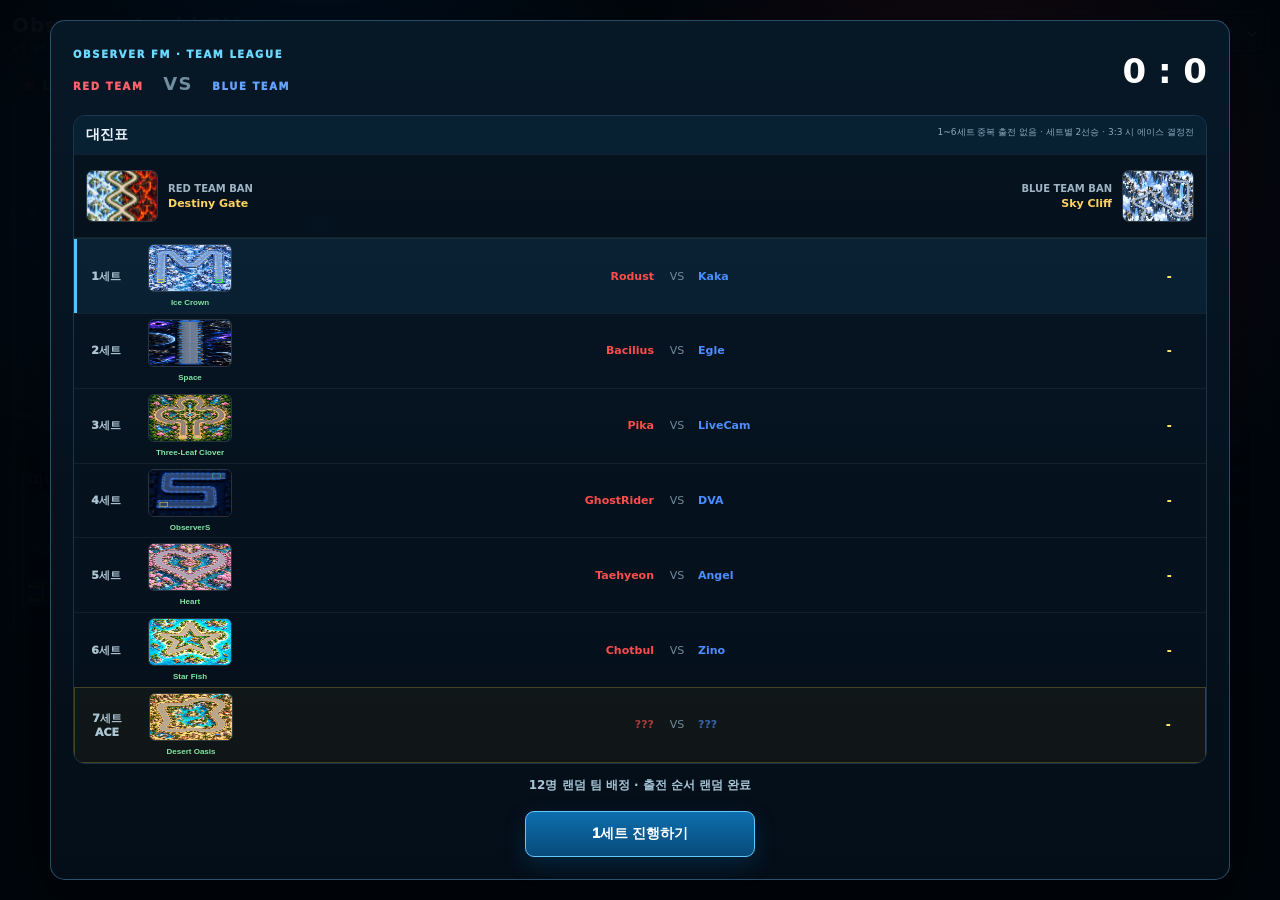
<file: index.html>
<!doctype html>
<html lang="ko">
<head>
  <meta http-equiv="Cache-Control" content="no-cache, no-store, must-revalidate">
  <meta http-equiv="Pragma" content="no-cache">
  <meta http-equiv="Expires" content="0">
  <meta charset="utf-8">
  <meta name="viewport" content="width=device-width,initial-scale=1">
  <title>Observer Avoid FM v1.85.0 — Stability & UI QA</title>
  <link rel="stylesheet" href="style.css?v=1530">

  <style id="mapSelectStyle774">
    .map-picker-774{
      display:inline-flex;align-items:center;gap:7px;
      padding:4px 6px;border:1px solid rgba(77,184,255,.58);
      border-radius:9px;background:rgba(5,18,32,.92);
      box-shadow:0 0 14px rgba(0,148,255,.13);
    }
    .map-picker-icon-774{
      width:36px;height:34px;border:1px solid rgba(89,195,255,.55);
      border-radius:7px;background:linear-gradient(180deg,#123752,#092338);
      color:#dff6ff;font-size:18px;line-height:1;cursor:pointer;
    }
    .map-picker-select-774{
      min-width:188px;height:34px;padding:0 32px 0 10px;
      border:1px solid rgba(75,180,244,.5);border-radius:7px;
      background:#071b2d;color:#f4fbff;font-weight:800;font-size:13px;
      outline:none;cursor:pointer;
    }
    .map-picker-select-774:focus{border-color:#71dcff;box-shadow:0 0 0 2px rgba(66,199,255,.14)}
    .map-picker-select-774 option{background:#071b2d;color:#fff}
    .map-picker-label-774{
      color:#79dfff;font-size:11px;font-weight:900;letter-spacing:.04em;
      white-space:nowrap
    }
    @media (max-width:980px){
      .map-picker-label-774{display:none}
      .map-picker-select-774{min-width:150px}
    }
  
/* v1.31.0 UI polish */
.map-picker-icon-774{display:inline-flex!important;align-items:center!important;justify-content:center!important;padding:0!important;overflow:hidden!important;font-size:16px!important;line-height:1!important;flex:0 0 36px}
.map-picker-icon-774::first-line{line-height:1}
.red-team-title-1310{color:#ff626b!important}.blue-team-title-1310{color:#65a2ff!important}
.result-card-1310{width:min(1120px,98vw);padding:18px;background:#0c131d;border-color:#26384d}
.stats-head-1310{display:flex;justify-content:space-between;align-items:end;gap:14px;padding:4px 4px 14px;border-bottom:1px solid #26384d}.stats-head-1310 span{font-size:10px;letter-spacing:.16em;color:#6bd9ff;font-weight:900}.stats-head-1310 h2{margin:3px 0 0;font-size:24px}.stats-head-1310 small{color:#8496aa}
.stats-summary-1310{margin:14px 0}.stats-section-1310{margin:12px 0;padding:12px;border:1px solid #243346;border-radius:11px;background:#101925}.stats-section-title-1310{display:flex;align-items:center;justify-content:space-between;margin-bottom:9px}.stats-section-title-1310 b{font-size:14px}.stats-section-title-1310 span{font-size:10px;color:#8294a8}.stats-ratings-1310 .rating-grid{grid-template-columns:repeat(auto-fit,minmax(180px,1fr))}.stats-ratings-1310 .rating-card{background:#0b121b;border-color:#26374b}.stats-table-1310{font-size:12px}.stats-table-1310 th{background:#0b121b;color:#9eb2c7}.stats-table-1310 tbody tr:hover{background:rgba(107,217,255,.05)}.stats-trace-1310{margin-top:10px;padding:10px;background:#0a1119;border-radius:9px}.stats-trace-1310 canvas{max-width:100%;height:auto}
@media(max-width:720px){.stats-head-1310{align-items:flex-start;flex-direction:column}.result-card-1310{padding:10px}.stats-section-1310{padding:8px}}
</style>


  <style>
    .match-mode-box{display:flex;align-items:center;gap:7px;padding:5px 8px;border:1px solid rgba(130,190,235,.28);border-radius:8px;background:rgba(5,18,32,.78);font-size:12px;font-weight:800}
    .match-mode-box span{color:#9ec7e5;white-space:nowrap}
    #matchModeSelect{height:30px;border:1px solid #315a78;border-radius:6px;background:#071b2d;color:#fff;font-weight:800;padding:0 8px}
    #teamScoreBoard{position:absolute;z-index:12;top:58px;left:50%;transform:translateX(-50%);min-width:310px;pointer-events:none}
    #personalScoreBoard{position:absolute;z-index:12;top:58px;right:12px;width:230px;max-height:330px;overflow:hidden;pointer-events:none}
    .v813-team-live{display:grid;grid-template-columns:1fr auto 1fr;align-items:center;gap:12px;padding:9px 12px;background:rgba(4,14,25,.90);border:1px solid rgba(160,210,245,.24);border-radius:10px;box-shadow:0 5px 18px rgba(0,0,0,.25)}
    .v813-team-side{display:flex;align-items:center;justify-content:center;gap:8px;font-weight:900}
    .v813-team-side strong{font-size:21px}.v813-vs{font-size:11px;color:#93aec1;font-weight:900}
    .v813-red{color:#ff6868}.v813-blue{color:#6fa5ff}
    .personal-score-board{background:rgba(4,14,25,.90)!important;border:1px solid rgba(160,210,245,.22)!important;border-radius:10px!important;padding:9px!important}
    .personal-score-title{font-size:12px!important;margin-bottom:5px!important}.personal-score-row{min-height:26px!important}
    .ranking{min-width:290px}.rank-row{grid-template-columns:28px 16px auto minmax(80px,1fr) auto!important;gap:5px!important}
    .rank-row.v813-individual{grid-template-columns:28px 16px minmax(95px,1fr) auto!important}.rank-row.v813-individual .team-mini{display:none!important}
    .resultCard{width:min(1480px,96vw)!important;max-width:96vw!important;max-height:92vh!important;overflow:auto!important;padding:22px!important}
    #teamResultSummary:empty{display:none}
    .v813-mode-summary{display:flex;align-items:center;justify-content:space-between;gap:18px;padding:14px 16px;margin:8px 0 16px;border-radius:12px;background:linear-gradient(135deg,rgba(18,55,82,.68),rgba(7,27,45,.88));border:1px solid rgba(137,198,236,.25)}
    .v813-mode-summary b{font-size:18px}.v813-mode-summary span{font-size:12px;color:#a9c7dc}
    .v813-team-result{display:grid;grid-template-columns:1fr auto 1fr;gap:14px;align-items:stretch;margin:8px 0 18px}
    .v813-team-result-card{padding:16px;border-radius:12px;background:#081b2b;border:1px solid rgba(255,255,255,.12);display:flex;flex-direction:column;align-items:center;justify-content:center}
    .v813-team-result-card strong{font-size:30px;margin-top:5px}.v813-team-result-center{display:flex;align-items:center;font-weight:1000;color:#a9bdca}
    .visual-grid{grid-template-columns:repeat(2,minmax(0,1fr))!important}.route-visual-card{grid-column:1/-1}
    .telemetry-wrap{max-width:100%;overflow-x:auto}.resultTable{min-width:920px}
    @media (max-width:1050px){.visual-grid{grid-template-columns:1fr!important}.route-visual-card{grid-column:auto}#personalScoreBoard{width:200px}.resultCard{padding:14px!important}}
  </style>


  <style>
    /* v8.14 right-side broadcast center */
    .broadcast-center-814{width:330px;min-width:330px;padding:14px!important;display:flex;flex-direction:column;gap:10px;
      background:linear-gradient(180deg,rgba(5,18,31,.98),rgba(6,24,40,.96))!important;overflow:hidden}
    .bc814-head{display:flex;align-items:center;justify-content:space-between;padding:4px 2px 7px;border-bottom:1px solid rgba(130,200,240,.18)}
    .bc814-head h2{margin:1px 0 0!important;font-size:18px!important}.bc814-kicker{font-size:9px;font-weight:1000;letter-spacing:.14em;color:#59d8ff}
    #bc814Mode{font-size:10px;font-weight:900;color:#b5cee0;padding:4px 7px;border:1px solid rgba(150,205,240,.18);border-radius:999px}
    .bc814-card{background:rgba(7,27,45,.78);border:1px solid rgba(123,191,233,.18);border-radius:11px;padding:10px}
    .bc814-section-head{display:flex;justify-content:space-between;align-items:center;margin-bottom:7px}
    .bc814-section-head b{font-size:11px;color:#edf8ff;letter-spacing:.06em}.bc814-section-head span{font-size:9px;color:#779bb4}
    .bc814-top-row{display:grid;grid-template-columns:26px minmax(0,1fr) auto;gap:7px;align-items:center;min-height:34px;padding:4px 3px;border-bottom:1px solid rgba(255,255,255,.055)}
    .bc814-top-row:last-child{border-bottom:none}.bc814-rank{font-size:17px;font-weight:1000;text-align:center}
    .bc814-top-name{min-width:0}.bc814-top-name b{display:block;font-size:12px;white-space:nowrap;overflow:hidden;text-overflow:ellipsis}
    .bc814-top-name small{font-size:9px;color:#7293aa}.bc814-gap{font-size:10px;font-weight:900;color:#88ddff}
    .bc814-event{display:grid;grid-template-columns:36px 1fr;gap:7px;align-items:start;padding:6px 2px;border-bottom:1px solid rgba(255,255,255,.05)}
    .bc814-event:last-child{border-bottom:none}.bc814-event time{font-size:9px;color:#678aa4}.bc814-event b{font-size:10px;line-height:1.35;color:#dceaf4}
    .bc814-event.latest b{color:#fff}.bc814-events-empty{font-size:10px;color:#66879d;padding:15px 3px;text-align:center}
    .bc814-focus{min-height:128px}.bc814-focus-head{display:flex;justify-content:space-between;align-items:center;margin-bottom:9px}
    .bc814-focus-head span{font-size:9px;color:#61dbff;font-weight:1000;letter-spacing:.12em}.bc814-focus-head b{font-size:11px}
    .bc814-focus-player{display:flex;align-items:center;gap:9px;margin-bottom:9px}
    .bc814-focus-player img{width:42px;height:42px;border-radius:10px;object-fit:cover}.bc814-focus-player strong{font-size:16px}.bc814-focus-player small{display:block;color:#81a2b8;font-size:9px}
    .bc814-focus-grid,.bc814-metric-grid{display:grid;grid-template-columns:1fr 1fr;gap:6px}
    .bc814-focus-grid div,.bc814-metric-grid div{padding:6px 7px;border-radius:7px;background:rgba(0,0,0,.18)}
    .bc814-focus-grid span,.bc814-metric-grid span{display:block;font-size:8px;color:#6f91a8}.bc814-focus-grid b,.bc814-metric-grid b{font-size:12px;color:#f3fbff}
    .bc814-team-score{display:grid;grid-template-columns:1fr auto 1fr;gap:8px;align-items:center;padding:8px 10px;border-radius:10px;background:rgba(7,24,39,.84);border:1px solid rgba(255,255,255,.08)}
    .bc814-team-score .red{text-align:right;color:#ff6868}.bc814-team-score .blue{color:#6fa5ff}.bc814-team-score strong{font-size:19px}.bc814-team-score em{font-style:normal;font-size:9px;color:#708da1}
    .broadcast{position:relative;padding-bottom:39px}
    .bc814-rank-strip{position:absolute;left:10px;right:10px;bottom:5px;height:29px;z-index:13;display:grid;grid-template-columns:repeat(8,minmax(0,1fr));gap:3px;pointer-events:none}
    .bc814-strip-item{display:flex;align-items:center;justify-content:center;gap:4px;min-width:0;border:1px solid rgba(145,205,240,.16);border-radius:6px;background:rgba(4,17,29,.88);font-size:9px;color:#b6cada}
    .bc814-strip-item b{font-size:10px;color:#fff}.bc814-strip-item span{overflow:hidden;text-overflow:ellipsis;white-space:nowrap}
    .bc814-strip-item.leader{border-color:rgba(91,217,255,.50);box-shadow:0 0 10px rgba(67,197,244,.12)}
    @media(max-width:1100px){.broadcast-center-814{width:285px;min-width:285px}.bc814-rank-strip{grid-template-columns:repeat(4,minmax(0,1fr));height:58px}.broadcast{padding-bottom:68px}}
  </style>


  <style>
    /* ==========================================================
       v1.0.0 TEAM LEAGUE
       ========================================================== */
    #bc814RankStrip,.bc814-rank-strip,#teamScoreBoard,#personalScoreBoard{display:none!important}
    .match-mode-box{display:none!important}
    #startBtn,#restartBtn,#resultBtn,#eloBtn,#balanceBtn,#replayBtn,#seasonResetBtn{display:none!important}

    .layout{grid-template-columns:minmax(0,1fr) 315px!important}
    .league-side-100{
      width:315px;min-width:315px;padding:14px!important;
      display:flex;flex-direction:column;gap:10px;
      background:linear-gradient(180deg,#061522 0%,#081d2d 100%)!important;
      border-left:1px solid rgba(104,190,239,.22);
    }
    .league-side-head-100{padding:2px 3px 9px;border-bottom:1px solid rgba(120,200,245,.16)}
    .league-side-head-100 span{font-size:9px;font-weight:1000;letter-spacing:.15em;color:#69d9ff}
    .league-side-head-100 h2{margin:2px 0 0;font-size:18px}
    .league-side-score-100{display:grid;grid-template-columns:1fr auto 1fr;gap:8px;align-items:center;
      padding:13px 10px;border:1px solid rgba(135,206,245,.18);border-radius:11px;background:rgba(3,14,24,.55)}
    .league-side-team-100{text-align:center}
    .league-side-team-100 span{display:block;font-size:10px;font-weight:900}
    .league-side-team-100 strong{font-size:29px}
    .league-side-team-100.a{color:#ff6b74}.league-side-team-100.b{color:#57baff}
    .league-side-score-100 em{font-style:normal;color:#7e9caf;font-size:10px;font-weight:1000}
    .league-side-current-100,.league-side-sets-100{border:1px solid rgba(135,206,245,.16);border-radius:11px;background:rgba(3,14,24,.45);padding:10px}
    .league-side-current-100 small{display:block;color:#7497ae;font-size:9px;margin-bottom:6px}
    .league-side-current-row-100{display:grid;grid-template-columns:1fr auto 1fr;align-items:center;gap:6px}
    .league-side-current-row-100 b{font-size:12px;text-align:center;overflow:hidden;text-overflow:ellipsis;white-space:nowrap}
    .league-side-current-row-100 i{font-style:normal;font-size:9px;color:#718ca0}
    .league-side-heat-100{text-align:center;font-size:22px;font-weight:1000;margin-top:8px}
    .league-side-set-row-100{display:grid;grid-template-columns:30px 1fr auto 1fr;gap:5px;align-items:center;
      min-height:29px;border-bottom:1px solid rgba(255,255,255,.05);font-size:9px}
    .league-side-set-row-100:last-child{border-bottom:none}
    .league-side-set-row-100 b{font-size:10px}
    .league-side-set-row-100 .a{color:#ff7b83}.league-side-set-row-100 .b{color:#67c3ff}
    .league-side-set-row-100 .score{font-size:11px;font-weight:1000;color:#ffe875}

    .league-board-overlay-100{
      position:fixed;inset:0;z-index:10000;display:flex;align-items:center;justify-content:center;
      background:
        radial-gradient(circle at 25% 25%,rgba(0,119,255,.13),transparent 32%),
        radial-gradient(circle at 75% 25%,rgba(255,40,65,.12),transparent 32%),
        rgba(1,7,13,.975);
      padding:22px;overflow:auto;
    }
    .league-board-overlay-100.hidden{display:none}
    .league-board-100{width:min(1180px,96vw);padding:22px;border:1px solid rgba(102,195,247,.35);
      border-radius:15px;background:linear-gradient(180deg,rgba(7,24,39,.98),rgba(4,14,24,.99));
      box-shadow:0 24px 80px rgba(0,0,0,.55)}
    .league-board-title-100{display:flex;align-items:center;justify-content:space-between;margin-bottom:16px}
    .league-board-title-100 span{font-size:10px;letter-spacing:.16em;font-weight:1000;color:#6bd9ff}
    .league-board-title-100 h2{margin:2px 0;font-size:28px;letter-spacing:.04em}
    .league-board-title-100 h2 em{font-style:normal;color:#718da0;font-size:18px;padding:0 9px}
    .league-board-title-100>b{font-size:34px;color:#fff}

    .league-rosters-100{display:grid;grid-template-columns:1fr 80px 1fr;gap:12px;align-items:stretch;margin-bottom:16px}
    .league-roster-100{padding:12px;border-radius:12px;border:1px solid rgba(255,255,255,.11)}
    .league-roster-100.team-a{background:linear-gradient(135deg,rgba(0,95,170,.23),rgba(4,21,35,.75))}
    .league-roster-100.team-b{background:linear-gradient(225deg,rgba(175,25,45,.22),rgba(4,21,35,.75))}
    .league-roster-100 h3{margin:0 0 8px;font-size:15px}
    .league-roster-player-100{display:flex;align-items:center;justify-content:space-between;height:28px;padding:0 7px;
      border-bottom:1px solid rgba(255,255,255,.055);font-size:11px}
    .league-roster-player-100:last-child{border-bottom:none}
    .league-roster-player-100 b{font-size:11px}
    .team-a .league-roster-player-100 b{color:#65c5ff}
    .team-b .league-roster-player-100 b{color:#ff7780}
    .league-vs-100{display:flex;align-items:center;justify-content:center;font-size:28px;font-weight:1000;color:#a9bdca}

    .league-schedule-wrap-100{border:1px solid rgba(103,195,245,.20);border-radius:12px;overflow:hidden}
    .league-schedule-head-100{display:flex;justify-content:space-between;gap:15px;padding:10px 12px;background:rgba(7,36,57,.75)}
    .league-schedule-head-100 b{font-size:14px}.league-schedule-head-100 span{font-size:9px;color:#8ca9bc}
    .league-schedule-100{display:flex;flex-direction:column}
    .league-schedule-row-100{display:grid;grid-template-columns:70px 1fr 38px 1fr 95px;align-items:center;min-height:42px;
      border-top:1px solid rgba(255,255,255,.06);font-size:11px}
    .league-schedule-row-100>span,.league-schedule-row-100>b{padding:0 10px}
    .league-schedule-row-100 .set{font-weight:1000;color:#aec5d3}
    .league-schedule-row-100 .a{color:#ff7d85;font-weight:900}
    .league-schedule-row-100 .b{color:#67c6ff;font-weight:900}
    .league-schedule-row-100 .vs{text-align:center;color:#718b9d;padding:0}
    .league-schedule-row-100 .result{text-align:center;font-weight:1000;color:#ffe76a}
    .league-schedule-row-100.current{background:rgba(45,136,195,.10);box-shadow:inset 3px 0 #50c4ff}
    .league-schedule-row-100.done{background:rgba(255,255,255,.025)}
    .league-schedule-row-100.ace{border:1px solid rgba(255,217,72,.22);background:rgba(111,82,0,.11)}
    .league-board-message-100{text-align:center;min-height:24px;margin:13px 0 5px;color:#a7c4d7;font-size:12px;font-weight:800}
    .league-proceed-100{display:block;margin:10px auto 0;min-width:230px;height:46px;border:1px solid #61c9ff!important;
      border-radius:9px!important;background:linear-gradient(180deg,#0d6eae,#084b79)!important;color:#fff!important;
      font-size:14px!important;font-weight:1000!important;box-shadow:0 8px 22px rgba(0,119,195,.22)}
    .league-proceed-100:disabled{opacity:.45;cursor:not-allowed}

    @media(max-width:980px){
      .layout{grid-template-columns:1fr!important}
      .league-side-100{width:auto;min-width:0}
      .league-rosters-100{grid-template-columns:1fr}
      .league-vs-100{height:30px}
      .league-schedule-row-100{grid-template-columns:55px 1fr 28px 1fr 72px;font-size:9px}
    }
  </style>


  <style>
    /* v1.0.4 bracket alignment */
    .league-schedule-row-100{
      grid-template-columns:70px minmax(120px,.8fr) minmax(110px,1fr) 38px minmax(110px,1fr) 95px!important;
    }
    .league-schedule-row-100 .map{
      color:#5ee58a!important;
      font-weight:1000;
      text-align:left;
      padding:0 10px;
      white-space:nowrap;
      overflow:hidden;
      text-overflow:ellipsis;
    }
    .league-schedule-row-100 .a{
      text-align:right!important;
      padding-right:8px!important;
    }
    .league-schedule-row-100 .b{
      text-align:left!important;
      padding-left:8px!important;
    }
    .league-schedule-row-100 .vs{
      text-align:center!important;
      padding:0!important;
    }
    @media(max-width:980px){
      .league-schedule-row-100{
        grid-template-columns:50px minmax(90px,.8fr) minmax(80px,1fr) 28px minmax(80px,1fr) 65px!important;
      }
    }
  </style>


  <style>
    /* v1.0.5 bracket centering */
    .league-schedule-row-100{
      grid-template-columns:68px minmax(140px,.95fr) minmax(120px,.95fr) 34px minmax(120px,.95fr) 86px!important;
    }
    .league-schedule-row-100 .map{
      padding-right:4px!important;
    }
    .league-schedule-row-100 .a{
      text-align:right!important;
      padding-right:6px!important;
      transform:translateX(-4px);
    }
    .league-schedule-row-100 .vs{
      transform:translateX(-4px);
    }
    .league-schedule-row-100 .b{
      text-align:left!important;
      padding-left:4px!important;
      transform:translateX(-4px);
    }

    /* v1.0.5 live side-set rows:
       B/red nickname is pinned to the far right edge. */
    .league-side-set-row-100{
      grid-template-columns:30px minmax(0,1fr) 42px minmax(0,1fr)!important;
    }
    .league-side-set-row-100 .a{
      text-align:left!important;
      justify-self:start;
      overflow:hidden;
      text-overflow:ellipsis;
      white-space:nowrap;
    }
    .league-side-set-row-100 .score{
      text-align:center!important;
      justify-self:center;
    }
    .league-side-set-row-100 .b{
      text-align:right!important;
      justify-self:stretch;
      width:100%;
      padding-right:2px;
      overflow:hidden;
      text-overflow:ellipsis;
      white-space:nowrap;
    }

    /* Explicit team color consistency */
    .league-side-team-100.a,
    .league-schedule-row-100 .a,
    .league-side-set-row-100 .a{
      color:#ff4d4d!important;
    }
    .league-side-team-100.b,
    .league-schedule-row-100 .b,
    .league-side-set-row-100 .b{
      color:#4d8dff!important;
    }

    @media(max-width:980px){
      .league-schedule-row-100{
        grid-template-columns:48px minmax(90px,.9fr) minmax(78px,.9fr) 28px minmax(78px,.9fr) 62px!important;
      }
      .league-schedule-row-100 .a,
      .league-schedule-row-100 .vs,
      .league-schedule-row-100 .b{
        transform:translateX(-2px);
      }
    }
  </style>


  <style>
    /* v1.0.8 map bans */
    .league-bans-100{
      display:grid;
      grid-template-columns:1fr 1fr;
      gap:8px;
      padding:9px 12px;
      border-top:1px solid rgba(255,255,255,.06);
      border-bottom:1px solid rgba(255,255,255,.06);
      background:rgba(0,0,0,.14);
      font-size:10px;
      font-weight:900;
    }
    .league-ban-a-100{
      color:#4d8dff;
      text-align:left;
    }
    .league-ban-b-100{
      color:#ff4d4d;
      text-align:right;
    }
    .league-bans-100 em{
      color:#9eb4c2;
      font-style:normal;
      font-weight:700;
      margin-right:5px;
    }
    .league-bans-100 strong{
      color:#ffd35c;
    }
  
    .gauntlet-btn-190{
      display:inline-flex!important;align-items:center;gap:5px;
      background:#4e2a84!important;border:1px solid #b987ff!important;
      color:#fff!important;font-weight:900!important
    }
    .gauntlet-btn-190.active{background:#7b1fa2!important;box-shadow:0 0 0 2px rgba(200,130,255,.18)}
    .gauntlet-hud-190{
      position:fixed;left:14px;bottom:14px;z-index:9999;width:310px;
      background:rgba(5,10,18,.94);border:1px solid rgba(190,125,255,.58);
      border-radius:10px;padding:10px 12px;color:#eaf6ff;
      font-size:11px;line-height:1.45;box-shadow:0 10px 30px rgba(0,0,0,.32)
    }
    .gauntlet-hud-190.hidden{display:none}
    .gauntlet-hud-head-190{display:flex;justify-content:space-between;gap:8px;color:#cda7ff;margin-bottom:6px}
    .gauntlet-stats-190{white-space:pre-line;color:#d9ecf7}
    .gauntlet-death-190{margin-top:7px;padding-top:7px;border-top:1px solid rgba(255,255,255,.12);color:#ffb3b3;white-space:pre-line}

  
    .gauntlet-analytics-btn-191{border:1px solid rgba(205,167,255,.6);background:rgba(123,31,162,.35);color:#f3e8ff;border-radius:6px;padding:3px 7px;font-size:10px;font-weight:800}
    .gauntlet-analytics-191{position:fixed;inset:0;z-index:10050;background:rgba(0,0,0,.68);display:flex;align-items:center;justify-content:center;padding:20px}
    .gauntlet-analytics-191.hidden{display:none}
    .gauntlet-analytics-card-191{width:min(1120px,96vw);max-height:90vh;overflow:auto;background:#08111d;border:1px solid rgba(192,132,252,.55);border-radius:14px;padding:16px;color:#eaf4ff}
    .gauntlet-analytics-head-191{display:flex;justify-content:space-between;gap:12px;align-items:center;margin-bottom:14px}
    .gauntlet-analytics-title-191{font-size:18px;font-weight:950;color:#d5b4ff}.gauntlet-analytics-sub-191{font-size:11px;color:#8fa9bb}
    .gauntlet-analytics-actions-191{display:flex;gap:7px}.gauntlet-analytics-actions-191 button{border:1px solid #45576a;background:#101d2c;color:#e8f2fb;border-radius:7px;padding:6px 10px;font-size:11px;font-weight:800}
    .gauntlet-summary-grid-191{display:grid;grid-template-columns:repeat(4,minmax(0,1fr));gap:8px;margin-bottom:14px}
    .gauntlet-kpi-191,.gauntlet-stat-box-191{background:#0d1a28;border:1px solid #22364a;border-radius:9px;padding:10px}.gauntlet-kpi-191 span,.gauntlet-stat-box-191 span{display:block;font-size:10px;color:#8da5b8}.gauntlet-kpi-191 b,.gauntlet-stat-box-191 b{display:block;font-size:16px;margin-top:3px;color:#fff}
    .gauntlet-section-191{margin-top:14px}.gauntlet-section-title-191{font-size:12px;font-weight:900;color:#b8d8eb;margin-bottom:7px}
    .gauntlet-wave-table-191,.gauntlet-log-table-191{width:100%;border-collapse:collapse;font-size:10px}.gauntlet-wave-table-191 th,.gauntlet-wave-table-191 td,.gauntlet-log-table-191 th,.gauntlet-log-table-191 td{border-bottom:1px solid #203143;padding:6px;text-align:center;white-space:nowrap}
    .gauntlet-ai-grid-191,.gauntlet-reason-grid-191{display:grid;grid-template-columns:repeat(4,minmax(0,1fr));gap:7px}.gauntlet-log-wrap-191{overflow:auto;max-height:250px;border:1px solid #1d3042;border-radius:8px}
    @media(max-width:760px){.gauntlet-summary-grid-191,.gauntlet-ai-grid-191,.gauntlet-reason-grid-191{grid-template-columns:repeat(2,minmax(0,1fr))}}

  </style>


<style>
/* v1.31.0 compact matchup board: map thumbnails + names, no roster panels */
.league-rosters-100{display:none!important}
.league-bans-100{grid-template-columns:1fr 1fr!important;gap:12px!important;padding:12px!important}
.league-ban-card-133{display:grid;grid-template-columns:72px 1fr;align-items:center;gap:10px;min-height:58px}
.league-ban-b-100 .league-ban-card-133{grid-template-columns:1fr 72px}
.league-ban-b-100 .league-ban-copy-133{order:1}.league-ban-b-100 img{order:2}
.league-ban-card-133 img{width:72px;height:52px;object-fit:cover;border-radius:7px;border:1px solid rgba(255,255,255,.16)}
.league-ban-copy-133{display:flex;flex-direction:column;gap:3px}.league-ban-copy-133 em{margin:0!important}.league-ban-copy-133 strong{font-size:11px}
.league-schedule-row-100{grid-template-columns:64px 92px minmax(100px,1fr) 34px minmax(100px,1fr) 74px!important;min-height:70px!important}
.league-map-cell-133{display:flex;flex-direction:column;align-items:center;justify-content:center;gap:3px;padding:5px!important}
.league-map-cell-133 img{width:78px;height:46px;object-fit:cover;border-radius:6px;border:1px solid rgba(255,255,255,.14);display:block}
.league-map-cell-133 small{max-width:86px;font-size:8px;line-height:1.1;color:#80e7a2;font-weight:900;text-align:center;white-space:nowrap;overflow:hidden;text-overflow:ellipsis}
.league-schedule-row-100 .a,.league-schedule-row-100 .b{font-size:11px}.league-schedule-row-100 .set{text-align:center}
@media(max-width:720px){.league-board-100{padding:10px}.league-schedule-row-100{grid-template-columns:42px 66px minmax(58px,1fr) 24px minmax(58px,1fr) 48px!important}.league-map-cell-133 img{width:58px;height:38px}.league-map-cell-133 small{max-width:62px;font-size:7px}.league-schedule-row-100>span,.league-schedule-row-100>b{padding:0 3px!important}.league-ban-card-133{grid-template-columns:56px 1fr}.league-ban-b-100 .league-ban-card-133{grid-template-columns:1fr 56px}.league-ban-card-133 img{width:56px;height:42px}}

/* v1.60.0 — stability / responsive UI pass */
.topbar{min-width:0}.topbar>div,.controls{min-width:0}.controls{align-items:center}
.controls>button,.map-picker-774{flex:0 0 auto;max-width:100%}
.map-picker-774{overflow:hidden}
.map-picker-icon-774{display:inline-flex!important;align-items:center!important;justify-content:center!important;line-height:1!important;overflow:hidden!important}
.livebar>*{flex:0 0 auto}.livebar #cameraLabel{min-width:0;overflow:hidden;text-overflow:ellipsis;white-space:nowrap}
.league-side-100,.league-board-100,.league-schedule-row-100,.league-ban-card-133{min-width:0}
.league-schedule-row-100>*{min-width:0;overflow:hidden;text-overflow:ellipsis}
.modalCard,.resultCard{overscroll-behavior:contain}.tableWrap{max-width:100%;-webkit-overflow-scrolling:touch}
#resultOverlay .resultCard{width:min(1240px,98vw);padding:18px}
#resultOverlay .resultTable{min-width:760px}
@media(max-width:1100px){.topbar{align-items:flex-start;flex-direction:column}.controls{width:100%}.layout{grid-template-columns:minmax(0,1fr) 330px}}
@media(max-width:900px){.topbar{flex-direction:row}.controls{white-space:nowrap;-webkit-overflow-scrolling:touch}.livebar #cameraLabel{max-width:34vw}.modalCard,.resultCard{width:96vw!important;max-height:92vh;padding:14px}.statGrid{grid-template-columns:repeat(2,minmax(0,1fr))!important}}
@media(max-width:520px){.livebar{gap:5px}.livebar #cameraLabel{max-width:27vw}.statGrid{grid-template-columns:1fr!important}.league-bans-100{grid-template-columns:1fr!important}.league-schedule-row-100{grid-template-columns:36px 58px minmax(52px,1fr) 20px minmax(52px,1fr) 42px!important}}
</style>

<style id="v181UiFixes">
/* v1.85.0: keep the minimap fully inside the game viewport. */
.broadcast{position:relative!important}
.minimap-wrap{bottom:48px!important;left:10px!important;overflow:hidden!important}
#miniMap{display:block!important;max-width:100%!important}
/* v1.85.0: set-map thumbnails show the complete map instead of cropping left/right edges. */
.league-map-cell-133 img{object-fit:contain!important;object-position:center center!important;background:#03070c!important}
</style>

<style id="v182UiFixes">
/* v1.85.0: set thumbnails are only slightly wider; stretch the preview to fill the card so no black side bars remain. */
.league-map-cell-133{overflow:visible!important}
.league-map-cell-133 img{width:84px!important;height:48px!important;object-fit:fill!important;object-position:center center!important;background:transparent!important}
@media(max-width:720px){.league-map-cell-133 img{width:64px!important;height:39px!important}}
</style>
</head>
<body>
  <header class="topbar">
    <div>
      <h1>Observer Avoid FM</h1>
      <p>v1.85.0 · TEAM LEAGUE</p>
    </div>
    
    <div class="controls">

      <div class="map-picker-774" id="mapPicker774">
        <button id="mapSelectIcon774" class="map-picker-icon-774" type="button" title="맵 선택" aria-label="맵 선택">🗺️</button>
        <span class="map-picker-label-774">맵 선택</span>
        <select id="mapSelect774" class="map-picker-select-774" aria-label="레이싱 맵 선택"></select>
      </div>

<button id="startBtn">LIVE 시작</button>
      <button id="restartBtn">재시작</button>
      <button id="resultBtn">경기 통계</button> <button id="eloBtn" class="secondaryBtn">ELO 랭킹</button> <button id="balanceBtn" class="secondaryBtn">밸런스 테스트</button> <button id="replayBtn" class="secondaryBtn">리플레이</button>
      <button id="seasonResetBtn">시즌 초기화</button>
    </div>
  </header>

  
  <div id="gauntletHud190" class="gauntlet-hud-190 hidden">
    <div class="gauntlet-hud-head-190">
      <b>SURVIVAL GAUNTLET</b><span id="gauntletWave190">대기</span>
      
    </div>
    <div id="gauntletStats190" class="gauntlet-stats-190">테스트를 시작하세요.</div>
    <div id="gauntletDeath190" class="gauntlet-death-190"></div>
  </div>


  <div id="gauntletAnalytics191" class="gauntlet-analytics-191 hidden">
    <div class="gauntlet-analytics-card-191">
      <div class="gauntlet-analytics-head-191">
        <div><div class="gauntlet-analytics-title-191">SURVIVAL ANALYTICS</div><div class="gauntlet-analytics-sub-191">강제 위협 테스트 누적 통계</div></div>
        <div class="gauntlet-analytics-actions-191">
          
          
        </div>
      </div>
      <div class="gauntlet-summary-grid-191">
        <div class="gauntlet-kpi-191"><span>총 시도</span><b id="gaKpiAttempts191">0</b></div>
        <div class="gauntlet-kpi-191"><span>완주</span><b id="gaKpiClears191">0</b></div>
        <div class="gauntlet-kpi-191"><span>사망</span><b id="gaKpiDeaths191">0</b></div>
        <div class="gauntlet-kpi-191"><span>완주율</span><b id="gaKpiClearRate191">0%</b></div>
        <div class="gauntlet-kpi-191"><span>평균 생존시간</span><b id="gaKpiAvgTime191">0.0s</b></div>
        <div class="gauntlet-kpi-191"><span>평균 진행률</span><b id="gaKpiAvgProg191">0%</b></div>
        <div class="gauntlet-kpi-191"><span>최고 진행률</span><b id="gaKpiBestProg191">0%</b></div>
        <div class="gauntlet-kpi-191"><span>회피 성공률</span><b id="gaKpiAvoidRate191">0%</b></div>
      </div>
      <div class="gauntlet-section-191"><div class="gauntlet-section-title-191">웨이브별 통계</div><div id="gauntletWaveTable191"></div></div>
      <div class="gauntlet-section-191"><div class="gauntlet-section-title-191">AI / 움직임 통계</div><div id="gauntletAiStats191" class="gauntlet-ai-grid-191"></div></div>
      <div class="gauntlet-section-191"><div class="gauntlet-section-title-191">사망 원인</div><div id="gauntletDeathReasons191" class="gauntlet-reason-grid-191"></div></div>

      <div class="gauntlet-section-191">
        <div class="gauntlet-section-title-191">Execution Lifecycle</div>
        <div id="gauntletExecutionLifecycle1105" class="gauntlet-ai-grid-191"></div>
      </div>
      <div class="gauntlet-section-191">
        <div class="gauntlet-section-title-191">최근 Execution Trace (최대 20개)</div>
        <div class="gauntlet-log-wrap-191">
          <table class="gauntlet-log-table-191">
            <thead><tr><th>Plan</th><th>결과</th><th>단계</th><th>생존시간</th><th>원인</th><th>선수</th><th>진행률</th></tr></thead>
            <tbody id="gauntletExecutionTrace1105"></tbody>
          </table>
        </div>
      </div>
      <div class="gauntlet-section-191">
        <div class="gauntlet-section-title-191">Emergency Trace</div>
        <div id="gauntletEmergencyTrace1105" class="gauntlet-ai-grid-191"></div>
      </div>

      <div class="gauntlet-section-191">
        <div class="gauntlet-section-title-191">최근 사망 로그 (최대 20개)</div>
        <div class="gauntlet-log-wrap-191">
          <table class="gauntlet-log-table-191"><thead><tr>
            <th>#</th><th>웨이브</th><th>원인</th><th>AI 행동</th><th>예측거리</th><th>센서거리</th><th>실제거리</th><th>주변 옵저버</th><th>lane</th><th>진행률</th><th>속도배수</th>
          </tr></thead><tbody id="gauntletDeathLog191"></tbody></table>
        </div>
      </div>
    </div>
  </div>

<main class="layout">
    <section class="broadcast">
      <div class="livebar">
        <span class="live-dot"></span><b>LIVE</b>
        <span id="cameraLabel">v1.85.0 · TEAM LEAGUE</span>
        <button id="focusModeBtn" class="focus-mode-btn" type="button">게임 전체화면</button>
        <select id="povSelect" class="focus-mode-btn" title="AI 선수 POV"><option value="-1">POV: OFF</option></select>
        <button id="pauseBtn" class="pause-btn" type="button">⏸ 일시정지</button>
        <span id="clock">00:00.0</span>
      </div>
      <div id="teamScoreBoard" class="team-score-board"></div>
      <div id="personalScoreBoard" class="personal-score-board"></div>
      
      <button id="diagToggle" class="diag-toggle">진단</button>
      <div id="diagnostics" class="diagnostics hidden"></div>
      <canvas id="race" width="1600" height="900"></canvas>
      <div class="minimap-wrap"><span>미니맵</span><canvas id="miniMap" width="126" height="123"></canvas></div>
      <div id="bc814RankStrip" class="bc814-rank-strip"></div>
    </section>

    <aside class="ranking league-side-100">
      <div class="league-side-head-100">
        <span>TEAM LEAGUE</span>
        <h2>현재 대진</h2>
      </div>
      <div id="leagueSideScore100" class="league-side-score-100"></div>
      <div id="leagueSideCurrent100" class="league-side-current-100"></div>
      <div id="leagueSideSets100" class="league-side-sets-100"></div>
    </aside>
  </main>


  <div id="leagueBoard100" class="league-board-overlay-100">
    <div class="league-board-100">
      <div class="league-board-title-100">
        <div>
          <span>OBSERVER FM · TEAM LEAGUE</span>
          <h2><span class="red-team-title-1310">RED TEAM</span> <em>VS</em> <span class="blue-team-title-1310">BLUE TEAM</span></h2>
        </div>
        <b id="leagueBoardScore100">0 : 0</b>
      </div>

      <section class="league-schedule-wrap-100">
        <div class="league-schedule-head-100">
          <b>대진표</b>
          <span>1~6세트 중복 출전 없음 · 세트별 2선승 · 3:3 시 에이스 결정전</span>
        </div>
        <div id="leagueBans100" class="league-bans-100"></div>
        <div id="leagueSchedule100" class="league-schedule-100"></div>
      </section>

      <div id="leagueBoardMessage100" class="league-board-message-100"></div>
      <button id="leagueProceed100" class="league-proceed-100" type="button">1세트 진행하기</button>
    </div>
  </div>

  <div id="eloPanel" class="overlay hidden"><div class="modalCard elo-card"><button id="eloClose" class="closeBtn">×</button>
  <div class="elo-title"><div><span>ELO POWER RANKING</span><h2>ELO 랭킹</h2></div><small>평균순위 최우선 · 전체 누적 경기 데이터</small></div>
  <div id="eloRankingList" class="elo-ranking-list"></div><div class="elo-formula-note">평균순위 55% · 승률/상위3 14% · 평균평점 9% · 회피/아슬회피 9% · 추월 5% · 무충돌 5% · 선두유지 3%</div></div></div>
  <div id="playerModal" class="overlay hidden">
    <div class="modalCard">
      <button id="playerModalClose" class="closeBtn">×</button>
      <h2 id="playerModalTitle">선수 정보</h2>
      <div id="playerModalBody"></div>
    </div>
  </div>

  <div id="resultPanel" class="overlay hidden">
    <div class="modalCard resultCard result-card-1310">
      <button id="resultClose" class="closeBtn">×</button>
      <div class="stats-head-1310"><div><span>MATCH CENTER</span><h2 id="resultTitle">경기 통계</h2></div><small>순위 · 점수 · 경기력 · 주행 데이터를 한 화면에 정리</small></div>
      <div id="teamResultSummary" class="stats-summary-1310"></div>
      <div class="stats-section-1310"><div class="stats-section-title-1310"><b>선수 경기력</b><span>평점 / 추월 / 충돌</span></div><div id="matchRatings" class="match-ratings stats-ratings-1310"></div></div>
      <div class="stats-section-1310"><div class="stats-section-title-1310"><b>세트 결과</b><span>라운드별 순위와 누적 점수</span></div><div class="tableWrap"><table class="resultTable stats-table-1310"><thead><tr><th>순위</th><th id="resultTeamHead">팀</th><th>선수</th><th>1R</th><th>2R</th><th>3R</th><th>4R</th><th>5R</th><th>총점</th></tr></thead><tbody id="resultBody"></tbody></table></div></div>
      <div class="stats-section-1310"><div class="stats-section-title-1310"><b>주행 상세</b><span>기록 / 충돌 / 컨트롤 / 인코스</span></div><div class="tableWrap telemetry-wrap"><table class="resultTable telemetry-table stats-table-1310"><thead><tr><th>선수</th><th>평균 순위</th><th>평균 기록</th><th>개인 최고</th><th>충돌 / 데스 지점</th><th>지그재그</th><th>빽컨</th><th>인코스</th><th>스타트</th></tr></thead><tbody id="telemetryBody"></tbody></table></div><div class="trace-box stats-trace-1310"><div id="traceTitle" class="trace-title">실제 주행 궤적</div><div id="tracePicks" class="trace-picks"></div><canvas id="traceCanvas" width="514" height="356"></canvas></div></div>
      <div id="matchAnalysis" class="match-analysis hidden"></div><div id="matchAwards" class="match-awards hidden"></div><div id="highlightTimeline" class="highlight-timeline hidden"></div><div id="autoHighlightClips" class="auto-highlight-clips hidden"></div>
    </div>
  </div>

  <div id="balancePanel" class="overlay hidden">
    <div class="modalCard balanceCard">
      <button id="balanceClose" class="closeBtn">×</button>
      <h2>v7.75 · 자동 밸런스 테스트</h2>
      <p class="balance-note"><b>실전 누적</b>은 실제 레이스 엔진에서 끝난 라운드를 저장합니다. 아래 빠른 반복 테스트는 밸런스 방향을 빠르게 확인하는 근사 시뮬레이션입니다.</p>
      <div class="balance-section-head"><b>실전 경기 누적 대시보드</b><button id="liveBalanceReset">실전 기록 초기화</button></div>
      <div id="liveBalanceSummary" class="balance-summary"></div>
      <div id="liveBalanceWarnings" class="balance-warnings"></div>
      <div class="tableWrap">
        <table class="resultTable balance-table">
          <thead><tr><th>선수</th><th>우승률</th><th>TOP3</th><th>평균순위</th><th>평균기록</th><th>평균평점</th><th>경기당충돌</th><th>경기당추월</th><th>컨트롤성공</th><th>이변우승</th></tr></thead>
          <tbody id="liveBalanceBody"></tbody>
        </table>
      </div>
      <div class="balance-section-head"><b>고속 근사 시뮬레이션</b><span>100~1,000경기</span></div>
      <div class="balance-actions">
        <button data-balance-count="100">100경기</button>
        <button data-balance-count="500">500경기</button>
        <button data-balance-count="1000">1,000경기</button>
      </div>
      <div id="balanceSummary" class="balance-summary"></div>
      <div id="balanceWarnings" class="balance-warnings"></div>
      <div class="tableWrap">
        <table class="resultTable balance-table">
          <thead><tr><th>선수</th><th>스탯</th><th>우승률</th><th>TOP3</th><th>생존률</th><th>평균순위</th><th>평균기록</th><th>최고기록</th><th>총충돌</th><th>경기당추월</th><th>컨트롤성공</th><th>평균평점</th><th>이변우승</th></tr></thead>
          <tbody id="balanceBody"></tbody>
        </table>
      </div>
    </div>
  </div>


  <div id="replayPanel" class="overlay hidden">
    <div class="modalCard replayCard">
      <button id="replayClose" class="closeBtn">×</button>
      <h2>v7.75 · 경기 리플레이</h2>
      <div id="replayRounds" class="replay-rounds"></div>
      <canvas id="replayCanvas" width="771" height="534"></canvas>
      <div class="highlight-title">자동 하이라이트</div>
      <div id="replayHighlights" class="replay-highlights"></div>
      <div class="replay-controls">
        <button id="replayPlay">▶ 재생</button>
        <span class="fixed-speed">1× 고정</span>
        <span id="replayTime">00:00.0 / 00:00.0</span>
      </div>
      <input id="replaySlider" type="range" min="0" max="1" value="0">
      <div id="replayFocus" class="replay-focus"></div>
      <small>실제 라이브 경기 좌표를 약 0.1초 간격으로 기록한 리플레이입니다. 선두 자동 또는 특정 선수를 선택해 확인할 수 있습니다.</small>
    </div>
  </div>

  <script src="game-v185.js?v=1850"></script>
</body>
</html>
</file>
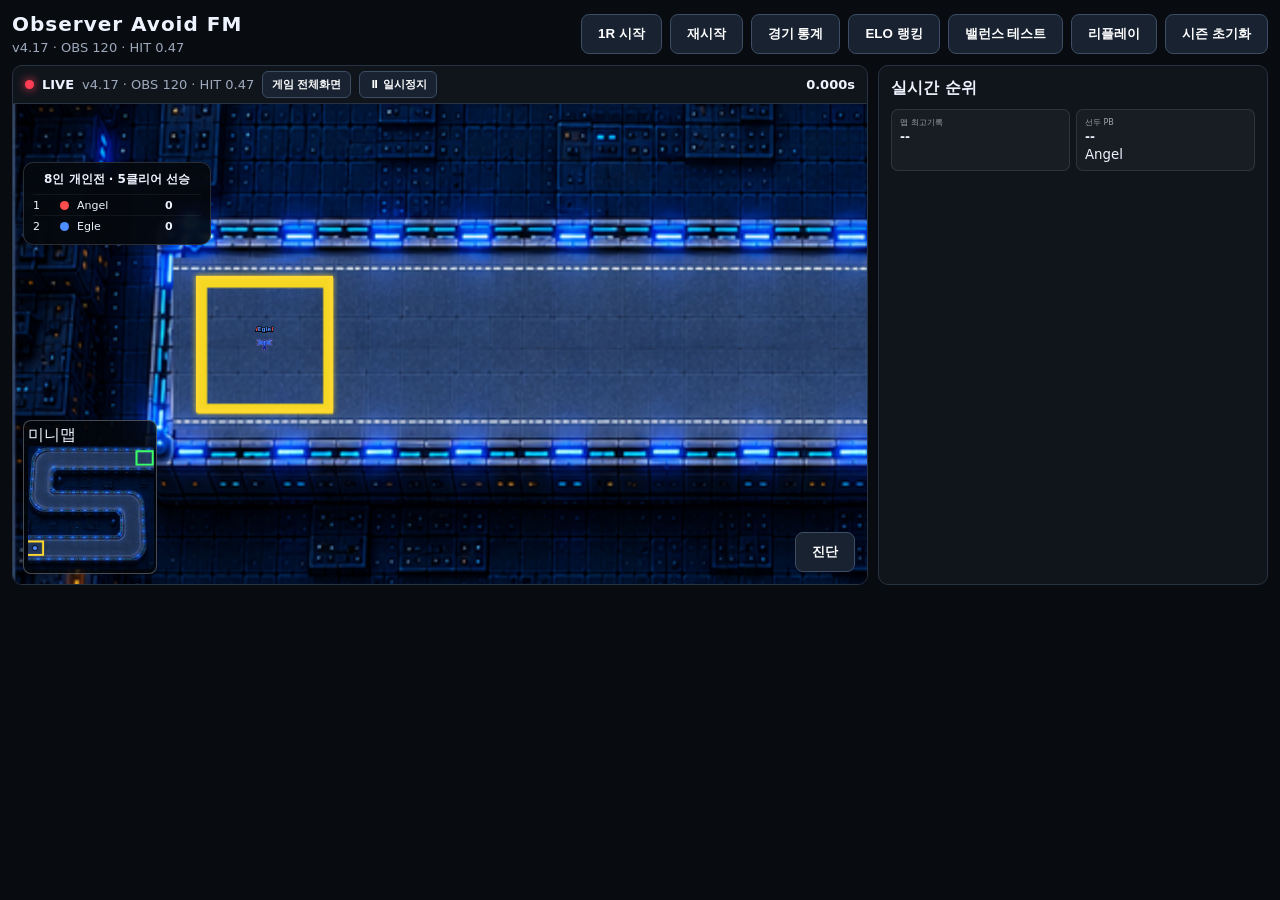
<file: index(1).html>
<!doctype html>
<html lang="ko">
<head>
  <meta http-equiv="Cache-Control" content="no-cache, no-store, must-revalidate">
  <meta http-equiv="Pragma" content="no-cache">
  <meta http-equiv="Expires" content="0">
  <meta charset="utf-8">
  <meta name="viewport" content="width=device-width,initial-scale=1">
  <title>Observer Avoid FM v4.17 — Live</title>
  <link rel="stylesheet" href="style.css">
</head>
<body>
  <header class="topbar">
    <div>
      <h1>Observer Avoid FM</h1>
      <p>v4.17 · OBS 120 · HIT 0.47</p>
    </div>
    
    <div class="controls">
      <button id="startBtn">LIVE 시작</button>
      <button id="restartBtn">재시작</button>
      <button id="resultBtn">경기 통계</button> <button id="eloBtn" class="secondaryBtn">ELO 랭킹</button> <button id="balanceBtn" class="secondaryBtn">밸런스 테스트</button> <button id="replayBtn" class="secondaryBtn">리플레이</button>
      <button id="seasonResetBtn">시즌 초기화</button>
    </div>
  </header>

  <main class="layout">
    <section class="broadcast">
      <div class="livebar">
        <span class="live-dot"></span><b>LIVE</b>
        <span id="cameraLabel">v4.17 · OBS 120 · HIT 0.47</span>
        <button id="focusModeBtn" class="focus-mode-btn" type="button">게임 전체화면</button>
        <button id="pauseBtn" class="pause-btn" type="button">⏸ 일시정지</button>
        <span id="clock">00:00.0</span>
      </div>
      <div id="teamScoreBoard" class="team-score-board"></div>
      <div id="personalScoreBoard" class="personal-score-board"></div>
      
      <button id="diagToggle" class="diag-toggle">진단</button>
      <div id="diagnostics" class="diagnostics hidden"></div>
      <canvas id="race" width="1600" height="900"></canvas>
      <div class="minimap-wrap"><span>미니맵</span><canvas id="miniMap" width="126" height="123"></canvas></div>
    </section>

    <aside class="ranking">
      <h2>실시간 순위</h2>
      <div id="recordBoard" class="record-board"></div>
      <div id="rankingList"></div>
      <section class="live-rating-box">
        <div class="live-rating-head"><b>실시간 평점</b><span>10.0 만점 · 종합 경기력</span></div>
        <div id="liveRatingList" class="live-rating-list"></div>
      </section>
    </aside>
  </main>

  <div id="eloPanel" class="overlay hidden"><div class="modalCard elo-card"><button id="eloClose" class="closeBtn">×</button>
  <div class="elo-title"><div><span>ELO POWER RANKING</span><h2>ELO 랭킹</h2></div><small>평균순위 최우선 · 전체 누적 경기 데이터</small></div>
  <div id="eloRankingList" class="elo-ranking-list"></div><div class="elo-formula-note">평균순위 55% · 승률/상위3 14% · 평균평점 9% · 회피/아슬회피 9% · 추월 5% · 무충돌 5% · 선두유지 3%</div></div></div>
  <div id="playerModal" class="overlay hidden">
    <div class="modalCard">
      <button id="playerModalClose" class="closeBtn">×</button>
      <h2 id="playerModalTitle">선수 정보</h2>
      <div id="playerModalBody"></div>
    </div>
  </div>

  <div id="resultPanel" class="overlay hidden">
    <div class="modalCard resultCard">
      <button id="resultClose" class="closeBtn">×</button>
      <h2>8인 개인전 · 5클리어 선승 결과</h2>
      <div id="teamResultSummary"></div>

      <section class="visual-dashboard">
        <div class="visual-head">
          <div>
            <span class="visual-kicker">VISUAL MATCH REPORT</span>
            <h3>한눈에 보는 경기</h3>
          </div>
          <small>그래프와 실제 주행 데이터로 경기 흐름을 확인합니다.</small>
        </div>

        <div id="visualPodium" class="visual-podium"></div>

        <div class="visual-grid">
          <article class="visual-card">
            <div class="visual-card-head"><b>라운드별 순위 변화</b><span>위로 갈수록 높은 순위</span></div>
            <canvas id="rankChart" width="760" height="330"></canvas>
            <div id="rankLegend" class="visual-legend"></div>
          </article>

          <article class="visual-card">
            <div class="visual-card-head"><b>선수 경기력 비교</b><span>평점 · 추월 · 충돌</span></div>
            <canvas id="performanceChart" width="760" height="330"></canvas>
          </article>

          <article class="visual-card route-visual-card">
            <div class="visual-card-head"><b>실제 이동 경로 비교</b><span>라운드별 8명 동시 표시</span></div>
            <div id="routeRoundPicks" class="route-round-picks"></div>
            <canvas id="allRouteCanvas" width="771" height="534"></canvas>
            <div id="routeLegend" class="visual-legend"></div>
          </article>
        </div>
      </section>

      <div class="qa-final-strip">v4.17 · OBS 120 · HIT 0.47</div>
      <div class="highlight-title">선수 경기 평점</div>
      <div id="matchRatings" class="match-ratings"></div>
      <div class="highlight-title">경기 분석 리포트</div>
      <div id="matchAnalysis" class="match-analysis"></div>
      <div id="matchAwards" class="match-awards"></div>
      <div class="highlight-title">자동 하이라이트 클립</div>
      <div id="autoHighlightClips" class="auto-highlight-clips"></div>
      <div class="highlight-title">경기 하이라이트</div>
      <div id="highlightTimeline" class="highlight-timeline"></div>
      <div class="telemetry-section">
        <div class="highlight-title">주행 / 컨트롤 상세 통계</div>
        <div class="tableWrap telemetry-wrap">
          <table class="resultTable telemetry-table">
            <thead><tr><th>선수</th><th>평균 순위</th><th>평균 기록</th><th>개인 최고</th><th>충돌 / 데스 지점</th><th>지그재그</th><th>빽컨</th><th>인코스</th><th>스타트</th></tr></thead>
            <tbody id="telemetryBody"></tbody>
          </table>
        </div>
        <div class="trace-box">
          <div id="traceTitle" class="trace-title">실제 주행 궤적</div>
          <div id="tracePicks" class="trace-picks"></div>
          <canvas id="traceCanvas" width="514" height="356"></canvas>
          <small>인코스/외곽/대기 = 인코스 공략 / 외곽 셋업 / 기다렸다 컷 · 라인효율은 기준 경로 대비 실제 주행거리 지표</small>
        </div>
      </div>
      <div class="tableWrap">
        <table class="resultTable">
          <thead><tr><th>개인총점순위</th><th>팀</th><th>선수</th><th>1R</th><th>2R</th><th>3R</th><th>4R</th><th>5R</th><th>총점</th></tr></thead>
          <tbody id="resultBody"></tbody>
        </table>
      </div>
    </div>
  </div>


  <div id="balancePanel" class="overlay hidden">
    <div class="modalCard balanceCard">
      <button id="balanceClose" class="closeBtn">×</button>
      <h2>v4.17 · 자동 밸런스 테스트</h2>
      <p class="balance-note"><b>실전 누적</b>은 실제 레이스 엔진에서 끝난 라운드를 저장합니다. 아래 빠른 반복 테스트는 밸런스 방향을 빠르게 확인하는 근사 시뮬레이션입니다.</p>
      <div class="balance-section-head"><b>실전 경기 누적 대시보드</b><button id="liveBalanceReset">실전 기록 초기화</button></div>
      <div id="liveBalanceSummary" class="balance-summary"></div>
      <div id="liveBalanceWarnings" class="balance-warnings"></div>
      <div class="tableWrap">
        <table class="resultTable balance-table">
          <thead><tr><th>선수</th><th>우승률</th><th>TOP3</th><th>평균순위</th><th>평균기록</th><th>평균평점</th><th>경기당충돌</th><th>경기당추월</th><th>컨트롤성공</th><th>이변우승</th></tr></thead>
          <tbody id="liveBalanceBody"></tbody>
        </table>
      </div>
      <div class="balance-section-head"><b>고속 근사 시뮬레이션</b><span>100~1,000경기</span></div>
      <div class="balance-actions">
        <button data-balance-count="100">100경기</button>
        <button data-balance-count="500">500경기</button>
        <button data-balance-count="1000">1,000경기</button>
      </div>
      <div id="balanceSummary" class="balance-summary"></div>
      <div id="balanceWarnings" class="balance-warnings"></div>
      <div class="tableWrap">
        <table class="resultTable balance-table">
          <thead><tr><th>선수</th><th>우승률</th><th>TOP3</th><th>평균순위</th><th>평균기록</th><th>최고기록</th><th>총충돌</th><th>경기당추월</th><th>컨트롤성공</th><th>평균평점</th><th>이변우승</th></tr></thead>
          <tbody id="balanceBody"></tbody>
        </table>
      </div>
    </div>
  </div>


  <div id="replayPanel" class="overlay hidden">
    <div class="modalCard replayCard">
      <button id="replayClose" class="closeBtn">×</button>
      <h2>v4.17 · 경기 리플레이</h2>
      <div id="replayRounds" class="replay-rounds"></div>
      <canvas id="replayCanvas" width="771" height="534"></canvas>
      <div class="highlight-title">자동 하이라이트</div>
      <div id="replayHighlights" class="replay-highlights"></div>
      <div class="replay-controls">
        <button id="replayPlay">▶ 재생</button>
        <span class="fixed-speed">1× 고정</span>
        <span id="replayTime">00:00.0 / 00:00.0</span>
      </div>
      <input id="replaySlider" type="range" min="0" max="1" value="0">
      <div id="replayFocus" class="replay-focus"></div>
      <small>실제 라이브 경기 좌표를 약 0.1초 간격으로 기록한 리플레이입니다. 선두 자동 또는 특정 선수를 선택해 확인할 수 있습니다.</small>
    </div>
  </div>

  <script src="game.js?v=41701"></script>
</body>
</html>
</file>
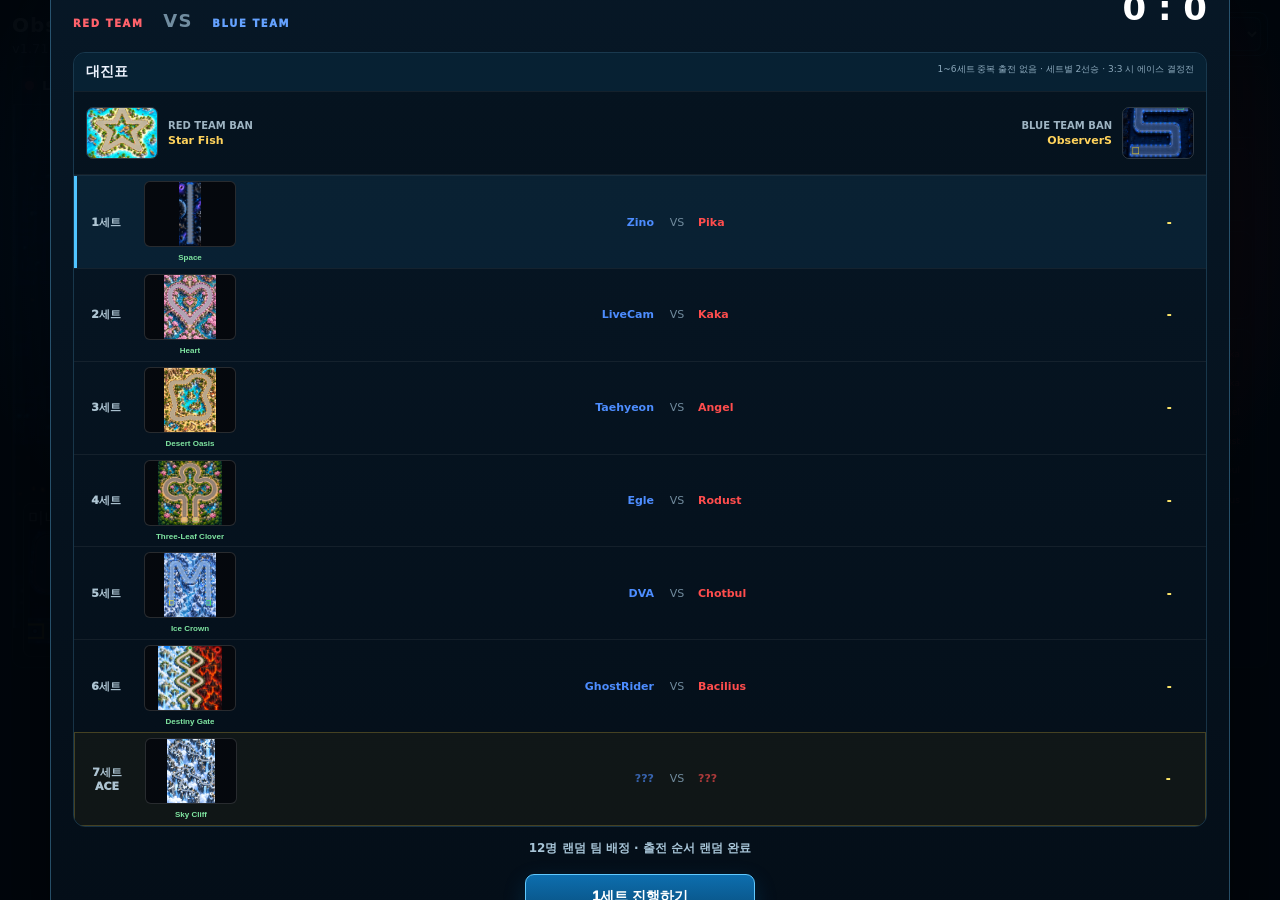
<file: index171.html>
<!doctype html>
<html lang="ko">
<head>
  <meta http-equiv="Cache-Control" content="no-cache, no-store, must-revalidate">
  <meta http-equiv="Pragma" content="no-cache">
  <meta http-equiv="Expires" content="0">
  <meta charset="utf-8">
  <meta name="viewport" content="width=device-width,initial-scale=1">
  <title>Observer Avoid FM v1.71.0 — Stability & UI QA</title>
  <link rel="stylesheet" href="style.css?v=1530">

  <style id="mapSelectStyle774">
    .map-picker-774{
      display:inline-flex;align-items:center;gap:7px;
      padding:4px 6px;border:1px solid rgba(77,184,255,.58);
      border-radius:9px;background:rgba(5,18,32,.92);
      box-shadow:0 0 14px rgba(0,148,255,.13);
    }
    .map-picker-icon-774{
      width:36px;height:34px;border:1px solid rgba(89,195,255,.55);
      border-radius:7px;background:linear-gradient(180deg,#123752,#092338);
      color:#dff6ff;font-size:18px;line-height:1;cursor:pointer;
    }
    .map-picker-select-774{
      min-width:188px;height:34px;padding:0 32px 0 10px;
      border:1px solid rgba(75,180,244,.5);border-radius:7px;
      background:#071b2d;color:#f4fbff;font-weight:800;font-size:13px;
      outline:none;cursor:pointer;
    }
    .map-picker-select-774:focus{border-color:#71dcff;box-shadow:0 0 0 2px rgba(66,199,255,.14)}
    .map-picker-select-774 option{background:#071b2d;color:#fff}
    .map-picker-label-774{
      color:#79dfff;font-size:11px;font-weight:900;letter-spacing:.04em;
      white-space:nowrap
    }
    @media (max-width:980px){
      .map-picker-label-774{display:none}
      .map-picker-select-774{min-width:150px}
    }
  
/* v1.31.0 UI polish */
.map-picker-icon-774{display:inline-flex!important;align-items:center!important;justify-content:center!important;padding:0!important;overflow:hidden!important;font-size:16px!important;line-height:1!important;flex:0 0 36px}
.map-picker-icon-774::first-line{line-height:1}
.red-team-title-1310{color:#ff626b!important}.blue-team-title-1310{color:#65a2ff!important}
.result-card-1310{width:min(1120px,98vw);padding:18px;background:#0c131d;border-color:#26384d}
.stats-head-1310{display:flex;justify-content:space-between;align-items:end;gap:14px;padding:4px 4px 14px;border-bottom:1px solid #26384d}.stats-head-1310 span{font-size:10px;letter-spacing:.16em;color:#6bd9ff;font-weight:900}.stats-head-1310 h2{margin:3px 0 0;font-size:24px}.stats-head-1310 small{color:#8496aa}
.stats-summary-1310{margin:14px 0}.stats-section-1310{margin:12px 0;padding:12px;border:1px solid #243346;border-radius:11px;background:#101925}.stats-section-title-1310{display:flex;align-items:center;justify-content:space-between;margin-bottom:9px}.stats-section-title-1310 b{font-size:14px}.stats-section-title-1310 span{font-size:10px;color:#8294a8}.stats-ratings-1310 .rating-grid{grid-template-columns:repeat(auto-fit,minmax(180px,1fr))}.stats-ratings-1310 .rating-card{background:#0b121b;border-color:#26374b}.stats-table-1310{font-size:12px}.stats-table-1310 th{background:#0b121b;color:#9eb2c7}.stats-table-1310 tbody tr:hover{background:rgba(107,217,255,.05)}.stats-trace-1310{margin-top:10px;padding:10px;background:#0a1119;border-radius:9px}.stats-trace-1310 canvas{max-width:100%;height:auto}
@media(max-width:720px){.stats-head-1310{align-items:flex-start;flex-direction:column}.result-card-1310{padding:10px}.stats-section-1310{padding:8px}}
</style>


  <style>
    .match-mode-box{display:flex;align-items:center;gap:7px;padding:5px 8px;border:1px solid rgba(130,190,235,.28);border-radius:8px;background:rgba(5,18,32,.78);font-size:12px;font-weight:800}
    .match-mode-box span{color:#9ec7e5;white-space:nowrap}
    #matchModeSelect{height:30px;border:1px solid #315a78;border-radius:6px;background:#071b2d;color:#fff;font-weight:800;padding:0 8px}
    #teamScoreBoard{position:absolute;z-index:12;top:58px;left:50%;transform:translateX(-50%);min-width:310px;pointer-events:none}
    #personalScoreBoard{position:absolute;z-index:12;top:58px;right:12px;width:230px;max-height:330px;overflow:hidden;pointer-events:none}
    .v813-team-live{display:grid;grid-template-columns:1fr auto 1fr;align-items:center;gap:12px;padding:9px 12px;background:rgba(4,14,25,.90);border:1px solid rgba(160,210,245,.24);border-radius:10px;box-shadow:0 5px 18px rgba(0,0,0,.25)}
    .v813-team-side{display:flex;align-items:center;justify-content:center;gap:8px;font-weight:900}
    .v813-team-side strong{font-size:21px}.v813-vs{font-size:11px;color:#93aec1;font-weight:900}
    .v813-red{color:#ff6868}.v813-blue{color:#6fa5ff}
    .personal-score-board{background:rgba(4,14,25,.90)!important;border:1px solid rgba(160,210,245,.22)!important;border-radius:10px!important;padding:9px!important}
    .personal-score-title{font-size:12px!important;margin-bottom:5px!important}.personal-score-row{min-height:26px!important}
    .ranking{min-width:290px}.rank-row{grid-template-columns:28px 16px auto minmax(80px,1fr) auto!important;gap:5px!important}
    .rank-row.v813-individual{grid-template-columns:28px 16px minmax(95px,1fr) auto!important}.rank-row.v813-individual .team-mini{display:none!important}
    .resultCard{width:min(1480px,96vw)!important;max-width:96vw!important;max-height:92vh!important;overflow:auto!important;padding:22px!important}
    #teamResultSummary:empty{display:none}
    .v813-mode-summary{display:flex;align-items:center;justify-content:space-between;gap:18px;padding:14px 16px;margin:8px 0 16px;border-radius:12px;background:linear-gradient(135deg,rgba(18,55,82,.68),rgba(7,27,45,.88));border:1px solid rgba(137,198,236,.25)}
    .v813-mode-summary b{font-size:18px}.v813-mode-summary span{font-size:12px;color:#a9c7dc}
    .v813-team-result{display:grid;grid-template-columns:1fr auto 1fr;gap:14px;align-items:stretch;margin:8px 0 18px}
    .v813-team-result-card{padding:16px;border-radius:12px;background:#081b2b;border:1px solid rgba(255,255,255,.12);display:flex;flex-direction:column;align-items:center;justify-content:center}
    .v813-team-result-card strong{font-size:30px;margin-top:5px}.v813-team-result-center{display:flex;align-items:center;font-weight:1000;color:#a9bdca}
    .visual-grid{grid-template-columns:repeat(2,minmax(0,1fr))!important}.route-visual-card{grid-column:1/-1}
    .telemetry-wrap{max-width:100%;overflow-x:auto}.resultTable{min-width:920px}
    @media (max-width:1050px){.visual-grid{grid-template-columns:1fr!important}.route-visual-card{grid-column:auto}#personalScoreBoard{width:200px}.resultCard{padding:14px!important}}
  </style>


  <style>
    /* v8.14 right-side broadcast center */
    .broadcast-center-814{width:330px;min-width:330px;padding:14px!important;display:flex;flex-direction:column;gap:10px;
      background:linear-gradient(180deg,rgba(5,18,31,.98),rgba(6,24,40,.96))!important;overflow:hidden}
    .bc814-head{display:flex;align-items:center;justify-content:space-between;padding:4px 2px 7px;border-bottom:1px solid rgba(130,200,240,.18)}
    .bc814-head h2{margin:1px 0 0!important;font-size:18px!important}.bc814-kicker{font-size:9px;font-weight:1000;letter-spacing:.14em;color:#59d8ff}
    #bc814Mode{font-size:10px;font-weight:900;color:#b5cee0;padding:4px 7px;border:1px solid rgba(150,205,240,.18);border-radius:999px}
    .bc814-card{background:rgba(7,27,45,.78);border:1px solid rgba(123,191,233,.18);border-radius:11px;padding:10px}
    .bc814-section-head{display:flex;justify-content:space-between;align-items:center;margin-bottom:7px}
    .bc814-section-head b{font-size:11px;color:#edf8ff;letter-spacing:.06em}.bc814-section-head span{font-size:9px;color:#779bb4}
    .bc814-top-row{display:grid;grid-template-columns:26px minmax(0,1fr) auto;gap:7px;align-items:center;min-height:34px;padding:4px 3px;border-bottom:1px solid rgba(255,255,255,.055)}
    .bc814-top-row:last-child{border-bottom:none}.bc814-rank{font-size:17px;font-weight:1000;text-align:center}
    .bc814-top-name{min-width:0}.bc814-top-name b{display:block;font-size:12px;white-space:nowrap;overflow:hidden;text-overflow:ellipsis}
    .bc814-top-name small{font-size:9px;color:#7293aa}.bc814-gap{font-size:10px;font-weight:900;color:#88ddff}
    .bc814-event{display:grid;grid-template-columns:36px 1fr;gap:7px;align-items:start;padding:6px 2px;border-bottom:1px solid rgba(255,255,255,.05)}
    .bc814-event:last-child{border-bottom:none}.bc814-event time{font-size:9px;color:#678aa4}.bc814-event b{font-size:10px;line-height:1.35;color:#dceaf4}
    .bc814-event.latest b{color:#fff}.bc814-events-empty{font-size:10px;color:#66879d;padding:15px 3px;text-align:center}
    .bc814-focus{min-height:128px}.bc814-focus-head{display:flex;justify-content:space-between;align-items:center;margin-bottom:9px}
    .bc814-focus-head span{font-size:9px;color:#61dbff;font-weight:1000;letter-spacing:.12em}.bc814-focus-head b{font-size:11px}
    .bc814-focus-player{display:flex;align-items:center;gap:9px;margin-bottom:9px}
    .bc814-focus-player img{width:42px;height:42px;border-radius:10px;object-fit:cover}.bc814-focus-player strong{font-size:16px}.bc814-focus-player small{display:block;color:#81a2b8;font-size:9px}
    .bc814-focus-grid,.bc814-metric-grid{display:grid;grid-template-columns:1fr 1fr;gap:6px}
    .bc814-focus-grid div,.bc814-metric-grid div{padding:6px 7px;border-radius:7px;background:rgba(0,0,0,.18)}
    .bc814-focus-grid span,.bc814-metric-grid span{display:block;font-size:8px;color:#6f91a8}.bc814-focus-grid b,.bc814-metric-grid b{font-size:12px;color:#f3fbff}
    .bc814-team-score{display:grid;grid-template-columns:1fr auto 1fr;gap:8px;align-items:center;padding:8px 10px;border-radius:10px;background:rgba(7,24,39,.84);border:1px solid rgba(255,255,255,.08)}
    .bc814-team-score .red{text-align:right;color:#ff6868}.bc814-team-score .blue{color:#6fa5ff}.bc814-team-score strong{font-size:19px}.bc814-team-score em{font-style:normal;font-size:9px;color:#708da1}
    .broadcast{position:relative;padding-bottom:39px}
    .bc814-rank-strip{position:absolute;left:10px;right:10px;bottom:5px;height:29px;z-index:13;display:grid;grid-template-columns:repeat(8,minmax(0,1fr));gap:3px;pointer-events:none}
    .bc814-strip-item{display:flex;align-items:center;justify-content:center;gap:4px;min-width:0;border:1px solid rgba(145,205,240,.16);border-radius:6px;background:rgba(4,17,29,.88);font-size:9px;color:#b6cada}
    .bc814-strip-item b{font-size:10px;color:#fff}.bc814-strip-item span{overflow:hidden;text-overflow:ellipsis;white-space:nowrap}
    .bc814-strip-item.leader{border-color:rgba(91,217,255,.50);box-shadow:0 0 10px rgba(67,197,244,.12)}
    @media(max-width:1100px){.broadcast-center-814{width:285px;min-width:285px}.bc814-rank-strip{grid-template-columns:repeat(4,minmax(0,1fr));height:58px}.broadcast{padding-bottom:68px}}
  </style>


  <style>
    /* ==========================================================
       v1.0.0 TEAM LEAGUE
       ========================================================== */
    #bc814RankStrip,.bc814-rank-strip,#teamScoreBoard,#personalScoreBoard{display:none!important}
    .match-mode-box{display:none!important}
    #startBtn,#restartBtn,#resultBtn,#eloBtn,#balanceBtn,#replayBtn,#seasonResetBtn{display:none!important}

    .layout{grid-template-columns:minmax(0,1fr) 315px!important}
    .league-side-100{
      width:315px;min-width:315px;padding:14px!important;
      display:flex;flex-direction:column;gap:10px;
      background:linear-gradient(180deg,#061522 0%,#081d2d 100%)!important;
      border-left:1px solid rgba(104,190,239,.22);
    }
    .league-side-head-100{padding:2px 3px 9px;border-bottom:1px solid rgba(120,200,245,.16)}
    .league-side-head-100 span{font-size:9px;font-weight:1000;letter-spacing:.15em;color:#69d9ff}
    .league-side-head-100 h2{margin:2px 0 0;font-size:18px}
    .league-side-score-100{display:grid;grid-template-columns:1fr auto 1fr;gap:8px;align-items:center;
      padding:13px 10px;border:1px solid rgba(135,206,245,.18);border-radius:11px;background:rgba(3,14,24,.55)}
    .league-side-team-100{text-align:center}
    .league-side-team-100 span{display:block;font-size:10px;font-weight:900}
    .league-side-team-100 strong{font-size:29px}
    .league-side-team-100.a{color:#57baff}.league-side-team-100.b{color:#ff6b74}
    .league-side-score-100 em{font-style:normal;color:#7e9caf;font-size:10px;font-weight:1000}
    .league-side-current-100,.league-side-sets-100{border:1px solid rgba(135,206,245,.16);border-radius:11px;background:rgba(3,14,24,.45);padding:10px}
    .league-side-current-100 small{display:block;color:#7497ae;font-size:9px;margin-bottom:6px}
    .league-side-current-row-100{display:grid;grid-template-columns:1fr auto 1fr;align-items:center;gap:6px}
    .league-side-current-row-100 b{font-size:12px;text-align:center;overflow:hidden;text-overflow:ellipsis;white-space:nowrap}
    .league-side-current-row-100 i{font-style:normal;font-size:9px;color:#718ca0}
    .league-side-heat-100{text-align:center;font-size:22px;font-weight:1000;margin-top:8px}
    .league-side-set-row-100{display:grid;grid-template-columns:30px 1fr auto 1fr;gap:5px;align-items:center;
      min-height:29px;border-bottom:1px solid rgba(255,255,255,.05);font-size:9px}
    .league-side-set-row-100:last-child{border-bottom:none}
    .league-side-set-row-100 b{font-size:10px}
    .league-side-set-row-100 .a{color:#67c3ff}.league-side-set-row-100 .b{color:#ff7b83}
    .league-side-set-row-100 .score{font-size:11px;font-weight:1000;color:#ffe875}

    .league-board-overlay-100{
      position:fixed;inset:0;z-index:10000;display:flex;align-items:center;justify-content:center;
      background:
        radial-gradient(circle at 25% 25%,rgba(0,119,255,.13),transparent 32%),
        radial-gradient(circle at 75% 25%,rgba(255,40,65,.12),transparent 32%),
        rgba(1,7,13,.975);
      padding:22px;overflow:auto;
    }
    .league-board-overlay-100.hidden{display:none}
    .league-board-100{width:min(1180px,96vw);padding:22px;border:1px solid rgba(102,195,247,.35);
      border-radius:15px;background:linear-gradient(180deg,rgba(7,24,39,.98),rgba(4,14,24,.99));
      box-shadow:0 24px 80px rgba(0,0,0,.55)}
    .league-board-title-100{display:flex;align-items:center;justify-content:space-between;margin-bottom:16px}
    .league-board-title-100 span{font-size:10px;letter-spacing:.16em;font-weight:1000;color:#6bd9ff}
    .league-board-title-100 h2{margin:2px 0;font-size:28px;letter-spacing:.04em}
    .league-board-title-100 h2 em{font-style:normal;color:#718da0;font-size:18px;padding:0 9px}
    .league-board-title-100>b{font-size:34px;color:#fff}

    .league-rosters-100{display:grid;grid-template-columns:1fr 80px 1fr;gap:12px;align-items:stretch;margin-bottom:16px}
    .league-roster-100{padding:12px;border-radius:12px;border:1px solid rgba(255,255,255,.11)}
    .league-roster-100.team-a{background:linear-gradient(135deg,rgba(0,95,170,.23),rgba(4,21,35,.75))}
    .league-roster-100.team-b{background:linear-gradient(225deg,rgba(175,25,45,.22),rgba(4,21,35,.75))}
    .league-roster-100 h3{margin:0 0 8px;font-size:15px}
    .league-roster-player-100{display:flex;align-items:center;justify-content:space-between;height:28px;padding:0 7px;
      border-bottom:1px solid rgba(255,255,255,.055);font-size:11px}
    .league-roster-player-100:last-child{border-bottom:none}
    .league-roster-player-100 b{font-size:11px}
    .team-a .league-roster-player-100 b{color:#65c5ff}
    .team-b .league-roster-player-100 b{color:#ff7780}
    .league-vs-100{display:flex;align-items:center;justify-content:center;font-size:28px;font-weight:1000;color:#a9bdca}

    .league-schedule-wrap-100{border:1px solid rgba(103,195,245,.20);border-radius:12px;overflow:hidden}
    .league-schedule-head-100{display:flex;justify-content:space-between;gap:15px;padding:10px 12px;background:rgba(7,36,57,.75)}
    .league-schedule-head-100 b{font-size:14px}.league-schedule-head-100 span{font-size:9px;color:#8ca9bc}
    .league-schedule-100{display:flex;flex-direction:column}
    .league-schedule-row-100{display:grid;grid-template-columns:70px 1fr 38px 1fr 95px;align-items:center;min-height:42px;
      border-top:1px solid rgba(255,255,255,.06);font-size:11px}
    .league-schedule-row-100>span,.league-schedule-row-100>b{padding:0 10px}
    .league-schedule-row-100 .set{font-weight:1000;color:#aec5d3}
    .league-schedule-row-100 .a{color:#67c6ff;font-weight:900}
    .league-schedule-row-100 .b{color:#ff7d85;font-weight:900}
    .league-schedule-row-100 .vs{text-align:center;color:#718b9d;padding:0}
    .league-schedule-row-100 .result{text-align:center;font-weight:1000;color:#ffe76a}
    .league-schedule-row-100.current{background:rgba(45,136,195,.10);box-shadow:inset 3px 0 #50c4ff}
    .league-schedule-row-100.done{background:rgba(255,255,255,.025)}
    .league-schedule-row-100.ace{border:1px solid rgba(255,217,72,.22);background:rgba(111,82,0,.11)}
    .league-board-message-100{text-align:center;min-height:24px;margin:13px 0 5px;color:#a7c4d7;font-size:12px;font-weight:800}
    .league-proceed-100{display:block;margin:10px auto 0;min-width:230px;height:46px;border:1px solid #61c9ff!important;
      border-radius:9px!important;background:linear-gradient(180deg,#0d6eae,#084b79)!important;color:#fff!important;
      font-size:14px!important;font-weight:1000!important;box-shadow:0 8px 22px rgba(0,119,195,.22)}
    .league-proceed-100:disabled{opacity:.45;cursor:not-allowed}

    @media(max-width:980px){
      .layout{grid-template-columns:1fr!important}
      .league-side-100{width:auto;min-width:0}
      .league-rosters-100{grid-template-columns:1fr}
      .league-vs-100{height:30px}
      .league-schedule-row-100{grid-template-columns:55px 1fr 28px 1fr 72px;font-size:9px}
    }
  </style>


  <style>
    /* v1.0.4 bracket alignment */
    .league-schedule-row-100{
      grid-template-columns:70px minmax(120px,.8fr) minmax(110px,1fr) 38px minmax(110px,1fr) 95px!important;
    }
    .league-schedule-row-100 .map{
      color:#5ee58a!important;
      font-weight:1000;
      text-align:left;
      padding:0 10px;
      white-space:nowrap;
      overflow:hidden;
      text-overflow:ellipsis;
    }
    .league-schedule-row-100 .a{
      text-align:right!important;
      padding-right:8px!important;
    }
    .league-schedule-row-100 .b{
      text-align:left!important;
      padding-left:8px!important;
    }
    .league-schedule-row-100 .vs{
      text-align:center!important;
      padding:0!important;
    }
    @media(max-width:980px){
      .league-schedule-row-100{
        grid-template-columns:50px minmax(90px,.8fr) minmax(80px,1fr) 28px minmax(80px,1fr) 65px!important;
      }
    }
  </style>


  <style>
    /* v1.0.5 bracket centering */
    .league-schedule-row-100{
      grid-template-columns:68px minmax(140px,.95fr) minmax(120px,.95fr) 34px minmax(120px,.95fr) 86px!important;
    }
    .league-schedule-row-100 .map{
      padding-right:4px!important;
    }
    .league-schedule-row-100 .a{
      text-align:right!important;
      padding-right:6px!important;
      transform:translateX(-4px);
    }
    .league-schedule-row-100 .vs{
      transform:translateX(-4px);
    }
    .league-schedule-row-100 .b{
      text-align:left!important;
      padding-left:4px!important;
      transform:translateX(-4px);
    }

    /* v1.0.5 live side-set rows:
       B/red nickname is pinned to the far right edge. */
    .league-side-set-row-100{
      grid-template-columns:30px minmax(0,1fr) 42px minmax(0,1fr)!important;
    }
    .league-side-set-row-100 .a{
      text-align:left!important;
      justify-self:start;
      overflow:hidden;
      text-overflow:ellipsis;
      white-space:nowrap;
    }
    .league-side-set-row-100 .score{
      text-align:center!important;
      justify-self:center;
    }
    .league-side-set-row-100 .b{
      text-align:right!important;
      justify-self:stretch;
      width:100%;
      padding-right:2px;
      overflow:hidden;
      text-overflow:ellipsis;
      white-space:nowrap;
    }

    /* Explicit team color consistency */
    .league-side-team-100.a,
    .league-schedule-row-100 .a,
    .league-side-set-row-100 .a{
      color:#4d8dff!important;
    }
    .league-side-team-100.b,
    .league-schedule-row-100 .b,
    .league-side-set-row-100 .b{
      color:#ff4d4d!important;
    }

    @media(max-width:980px){
      .league-schedule-row-100{
        grid-template-columns:48px minmax(90px,.9fr) minmax(78px,.9fr) 28px minmax(78px,.9fr) 62px!important;
      }
      .league-schedule-row-100 .a,
      .league-schedule-row-100 .vs,
      .league-schedule-row-100 .b{
        transform:translateX(-2px);
      }
    }
  </style>


  <style>
    /* v1.0.8 map bans */
    .league-bans-100{
      display:grid;
      grid-template-columns:1fr 1fr;
      gap:8px;
      padding:9px 12px;
      border-top:1px solid rgba(255,255,255,.06);
      border-bottom:1px solid rgba(255,255,255,.06);
      background:rgba(0,0,0,.14);
      font-size:10px;
      font-weight:900;
    }
    .league-ban-a-100{
      color:#4d8dff;
      text-align:left;
    }
    .league-ban-b-100{
      color:#ff4d4d;
      text-align:right;
    }
    .league-bans-100 em{
      color:#9eb4c2;
      font-style:normal;
      font-weight:700;
      margin-right:5px;
    }
    .league-bans-100 strong{
      color:#ffd35c;
    }
  
    .gauntlet-btn-190{
      display:inline-flex!important;align-items:center;gap:5px;
      background:#4e2a84!important;border:1px solid #b987ff!important;
      color:#fff!important;font-weight:900!important
    }
    .gauntlet-btn-190.active{background:#7b1fa2!important;box-shadow:0 0 0 2px rgba(200,130,255,.18)}
    .gauntlet-hud-190{
      position:fixed;left:14px;bottom:14px;z-index:9999;width:310px;
      background:rgba(5,10,18,.94);border:1px solid rgba(190,125,255,.58);
      border-radius:10px;padding:10px 12px;color:#eaf6ff;
      font-size:11px;line-height:1.45;box-shadow:0 10px 30px rgba(0,0,0,.32)
    }
    .gauntlet-hud-190.hidden{display:none}
    .gauntlet-hud-head-190{display:flex;justify-content:space-between;gap:8px;color:#cda7ff;margin-bottom:6px}
    .gauntlet-stats-190{white-space:pre-line;color:#d9ecf7}
    .gauntlet-death-190{margin-top:7px;padding-top:7px;border-top:1px solid rgba(255,255,255,.12);color:#ffb3b3;white-space:pre-line}

  
    .gauntlet-analytics-btn-191{border:1px solid rgba(205,167,255,.6);background:rgba(123,31,162,.35);color:#f3e8ff;border-radius:6px;padding:3px 7px;font-size:10px;font-weight:800}
    .gauntlet-analytics-191{position:fixed;inset:0;z-index:10050;background:rgba(0,0,0,.68);display:flex;align-items:center;justify-content:center;padding:20px}
    .gauntlet-analytics-191.hidden{display:none}
    .gauntlet-analytics-card-191{width:min(1120px,96vw);max-height:90vh;overflow:auto;background:#08111d;border:1px solid rgba(192,132,252,.55);border-radius:14px;padding:16px;color:#eaf4ff}
    .gauntlet-analytics-head-191{display:flex;justify-content:space-between;gap:12px;align-items:center;margin-bottom:14px}
    .gauntlet-analytics-title-191{font-size:18px;font-weight:950;color:#d5b4ff}.gauntlet-analytics-sub-191{font-size:11px;color:#8fa9bb}
    .gauntlet-analytics-actions-191{display:flex;gap:7px}.gauntlet-analytics-actions-191 button{border:1px solid #45576a;background:#101d2c;color:#e8f2fb;border-radius:7px;padding:6px 10px;font-size:11px;font-weight:800}
    .gauntlet-summary-grid-191{display:grid;grid-template-columns:repeat(4,minmax(0,1fr));gap:8px;margin-bottom:14px}
    .gauntlet-kpi-191,.gauntlet-stat-box-191{background:#0d1a28;border:1px solid #22364a;border-radius:9px;padding:10px}.gauntlet-kpi-191 span,.gauntlet-stat-box-191 span{display:block;font-size:10px;color:#8da5b8}.gauntlet-kpi-191 b,.gauntlet-stat-box-191 b{display:block;font-size:16px;margin-top:3px;color:#fff}
    .gauntlet-section-191{margin-top:14px}.gauntlet-section-title-191{font-size:12px;font-weight:900;color:#b8d8eb;margin-bottom:7px}
    .gauntlet-wave-table-191,.gauntlet-log-table-191{width:100%;border-collapse:collapse;font-size:10px}.gauntlet-wave-table-191 th,.gauntlet-wave-table-191 td,.gauntlet-log-table-191 th,.gauntlet-log-table-191 td{border-bottom:1px solid #203143;padding:6px;text-align:center;white-space:nowrap}
    .gauntlet-ai-grid-191,.gauntlet-reason-grid-191{display:grid;grid-template-columns:repeat(4,minmax(0,1fr));gap:7px}.gauntlet-log-wrap-191{overflow:auto;max-height:250px;border:1px solid #1d3042;border-radius:8px}
    @media(max-width:760px){.gauntlet-summary-grid-191,.gauntlet-ai-grid-191,.gauntlet-reason-grid-191{grid-template-columns:repeat(2,minmax(0,1fr))}}

  </style>


<style>
/* v1.31.0 compact matchup board: map thumbnails + names, no roster panels */
.league-rosters-100{display:none!important}
.league-bans-100{grid-template-columns:1fr 1fr!important;gap:12px!important;padding:12px!important}
.league-ban-card-133{display:grid;grid-template-columns:72px 1fr;align-items:center;gap:10px;min-height:58px}
.league-ban-b-100 .league-ban-card-133{grid-template-columns:1fr 72px}
.league-ban-b-100 .league-ban-copy-133{order:1}.league-ban-b-100 img{order:2}
.league-ban-card-133 img{width:72px;height:52px;object-fit:cover;border-radius:7px;border:1px solid rgba(255,255,255,.16)}
.league-ban-copy-133{display:flex;flex-direction:column;gap:3px}.league-ban-copy-133 em{margin:0!important}.league-ban-copy-133 strong{font-size:11px}
.league-schedule-row-100{grid-template-columns:64px 92px minmax(100px,1fr) 34px minmax(100px,1fr) 74px!important;min-height:70px!important}
.league-map-cell-133{display:flex;flex-direction:column;align-items:center;justify-content:center;gap:3px;padding:5px!important}
.league-map-cell-133 img{width:78px;height:46px;object-fit:cover;border-radius:6px;border:1px solid rgba(255,255,255,.14);display:block}
.league-map-cell-133 small{max-width:86px;font-size:8px;line-height:1.1;color:#80e7a2;font-weight:900;text-align:center;white-space:nowrap;overflow:hidden;text-overflow:ellipsis}
.league-schedule-row-100 .a,.league-schedule-row-100 .b{font-size:11px}.league-schedule-row-100 .set{text-align:center}
@media(max-width:720px){.league-board-100{padding:10px}.league-schedule-row-100{grid-template-columns:42px 66px minmax(58px,1fr) 24px minmax(58px,1fr) 48px!important}.league-map-cell-133 img{width:58px;height:38px}.league-map-cell-133 small{max-width:62px;font-size:7px}.league-schedule-row-100>span,.league-schedule-row-100>b{padding:0 3px!important}.league-ban-card-133{grid-template-columns:56px 1fr}.league-ban-b-100 .league-ban-card-133{grid-template-columns:1fr 56px}.league-ban-card-133 img{width:56px;height:42px}}

/* v1.71.0 — stability / responsive UI pass */
.topbar{min-width:0}.topbar>div,.controls{min-width:0}.controls{align-items:center}
.controls>button,.map-picker-774{flex:0 0 auto;max-width:100%}
.map-picker-774{overflow:hidden}
.map-picker-icon-774{display:inline-flex!important;align-items:center!important;justify-content:center!important;line-height:1!important;overflow:hidden!important}
.livebar>*{flex:0 0 auto}.livebar #cameraLabel{min-width:0;overflow:hidden;text-overflow:ellipsis;white-space:nowrap}
.league-side-100,.league-board-100,.league-schedule-row-100,.league-ban-card-133{min-width:0}
.league-schedule-row-100>*{min-width:0;overflow:hidden;text-overflow:ellipsis}
.modalCard,.resultCard{overscroll-behavior:contain}.tableWrap{max-width:100%;-webkit-overflow-scrolling:touch}
#resultOverlay .resultCard{width:min(1240px,98vw);padding:18px}
#resultOverlay .resultTable{min-width:760px}
@media(max-width:1100px){.topbar{align-items:flex-start;flex-direction:column}.controls{width:100%}.layout{grid-template-columns:minmax(0,1fr) 330px}}
@media(max-width:900px){.topbar{flex-direction:row}.controls{white-space:nowrap;-webkit-overflow-scrolling:touch}.livebar #cameraLabel{max-width:34vw}.modalCard,.resultCard{width:96vw!important;max-height:92vh;padding:14px}.statGrid{grid-template-columns:repeat(2,minmax(0,1fr))!important}}
@media(max-width:520px){.livebar{gap:5px}.livebar #cameraLabel{max-width:27vw}.statGrid{grid-template-columns:1fr!important}.league-bans-100{grid-template-columns:1fr!important}.league-schedule-row-100{grid-template-columns:36px 58px minmax(52px,1fr) 20px minmax(52px,1fr) 42px!important}}
</style>
</head>
<body>
  <header class="topbar">
    <div>
      <h1>Observer Avoid FM</h1>
      <p>v1.71.0 · TEAM LEAGUE</p>
    </div>
    
    <div class="controls">

      <div class="map-picker-774" id="mapPicker774">
        <button id="mapSelectIcon774" class="map-picker-icon-774" type="button" title="맵 선택" aria-label="맵 선택">🗺️</button>
        <span class="map-picker-label-774">맵 선택</span>
        <select id="mapSelect774" class="map-picker-select-774" aria-label="레이싱 맵 선택"></select>
      </div>

<button id="startBtn">LIVE 시작</button>
      <button id="restartBtn">재시작</button>
      <button id="resultBtn">경기 통계</button> <button id="eloBtn" class="secondaryBtn">ELO 랭킹</button> <button id="balanceBtn" class="secondaryBtn">밸런스 테스트</button> <button id="replayBtn" class="secondaryBtn">리플레이</button>
      <button id="seasonResetBtn">시즌 초기화</button>
    </div>
  </header>

  
  <div id="gauntletHud190" class="gauntlet-hud-190 hidden">
    <div class="gauntlet-hud-head-190">
      <b>SURVIVAL GAUNTLET</b><span id="gauntletWave190">대기</span>
      
    </div>
    <div id="gauntletStats190" class="gauntlet-stats-190">테스트를 시작하세요.</div>
    <div id="gauntletDeath190" class="gauntlet-death-190"></div>
  </div>


  <div id="gauntletAnalytics191" class="gauntlet-analytics-191 hidden">
    <div class="gauntlet-analytics-card-191">
      <div class="gauntlet-analytics-head-191">
        <div><div class="gauntlet-analytics-title-191">SURVIVAL ANALYTICS</div><div class="gauntlet-analytics-sub-191">강제 위협 테스트 누적 통계</div></div>
        <div class="gauntlet-analytics-actions-191">
          
          
        </div>
      </div>
      <div class="gauntlet-summary-grid-191">
        <div class="gauntlet-kpi-191"><span>총 시도</span><b id="gaKpiAttempts191">0</b></div>
        <div class="gauntlet-kpi-191"><span>완주</span><b id="gaKpiClears191">0</b></div>
        <div class="gauntlet-kpi-191"><span>사망</span><b id="gaKpiDeaths191">0</b></div>
        <div class="gauntlet-kpi-191"><span>완주율</span><b id="gaKpiClearRate191">0%</b></div>
        <div class="gauntlet-kpi-191"><span>평균 생존시간</span><b id="gaKpiAvgTime191">0.0s</b></div>
        <div class="gauntlet-kpi-191"><span>평균 진행률</span><b id="gaKpiAvgProg191">0%</b></div>
        <div class="gauntlet-kpi-191"><span>최고 진행률</span><b id="gaKpiBestProg191">0%</b></div>
        <div class="gauntlet-kpi-191"><span>회피 성공률</span><b id="gaKpiAvoidRate191">0%</b></div>
      </div>
      <div class="gauntlet-section-191"><div class="gauntlet-section-title-191">웨이브별 통계</div><div id="gauntletWaveTable191"></div></div>
      <div class="gauntlet-section-191"><div class="gauntlet-section-title-191">AI / 움직임 통계</div><div id="gauntletAiStats191" class="gauntlet-ai-grid-191"></div></div>
      <div class="gauntlet-section-191"><div class="gauntlet-section-title-191">사망 원인</div><div id="gauntletDeathReasons191" class="gauntlet-reason-grid-191"></div></div>

      <div class="gauntlet-section-191">
        <div class="gauntlet-section-title-191">Execution Lifecycle</div>
        <div id="gauntletExecutionLifecycle1105" class="gauntlet-ai-grid-191"></div>
      </div>
      <div class="gauntlet-section-191">
        <div class="gauntlet-section-title-191">최근 Execution Trace (최대 20개)</div>
        <div class="gauntlet-log-wrap-191">
          <table class="gauntlet-log-table-191">
            <thead><tr><th>Plan</th><th>결과</th><th>단계</th><th>생존시간</th><th>원인</th><th>선수</th><th>진행률</th></tr></thead>
            <tbody id="gauntletExecutionTrace1105"></tbody>
          </table>
        </div>
      </div>
      <div class="gauntlet-section-191">
        <div class="gauntlet-section-title-191">Emergency Trace</div>
        <div id="gauntletEmergencyTrace1105" class="gauntlet-ai-grid-191"></div>
      </div>

      <div class="gauntlet-section-191">
        <div class="gauntlet-section-title-191">최근 사망 로그 (최대 20개)</div>
        <div class="gauntlet-log-wrap-191">
          <table class="gauntlet-log-table-191"><thead><tr>
            <th>#</th><th>웨이브</th><th>원인</th><th>AI 행동</th><th>예측거리</th><th>센서거리</th><th>실제거리</th><th>주변 옵저버</th><th>lane</th><th>진행률</th><th>속도배수</th>
          </tr></thead><tbody id="gauntletDeathLog191"></tbody></table>
        </div>
      </div>
    </div>
  </div>

<main class="layout">
    <section class="broadcast">
      <div class="livebar">
        <span class="live-dot"></span><b>LIVE</b>
        <span id="cameraLabel">v1.71.0 · TEAM LEAGUE</span>
        <button id="focusModeBtn" class="focus-mode-btn" type="button">게임 전체화면</button>
        <select id="povSelect" class="focus-mode-btn" title="AI 선수 POV"><option value="-1">POV: OFF</option></select>
        <button id="pauseBtn" class="pause-btn" type="button">⏸ 일시정지</button>
        <span id="clock">00:00.0</span>
      </div>
      <div id="teamScoreBoard" class="team-score-board"></div>
      <div id="personalScoreBoard" class="personal-score-board"></div>
      
      <button id="diagToggle" class="diag-toggle">진단</button>
      <div id="diagnostics" class="diagnostics hidden"></div>
      <canvas id="race" width="1600" height="900"></canvas>
      <div class="minimap-wrap"><span>미니맵</span><canvas id="miniMap" width="126" height="123"></canvas></div>
      <div id="bc814RankStrip" class="bc814-rank-strip"></div>
    </section>

    <aside class="ranking league-side-100">
      <div class="league-side-head-100">
        <span>TEAM LEAGUE</span>
        <h2>현재 대진</h2>
      </div>
      <div id="leagueSideScore100" class="league-side-score-100"></div>
      <div id="leagueSideCurrent100" class="league-side-current-100"></div>
      <div id="leagueSideSets100" class="league-side-sets-100"></div>
    </aside>
  </main>


  <div id="leagueBoard100" class="league-board-overlay-100">
    <div class="league-board-100">
      <div class="league-board-title-100">
        <div>
          <span>OBSERVER FM · TEAM LEAGUE</span>
          <h2><span class="red-team-title-1310">RED TEAM</span> <em>VS</em> <span class="blue-team-title-1310">BLUE TEAM</span></h2>
        </div>
        <b id="leagueBoardScore100">0 : 0</b>
      </div>

      <section class="league-schedule-wrap-100">
        <div class="league-schedule-head-100">
          <b>대진표</b>
          <span>1~6세트 중복 출전 없음 · 세트별 2선승 · 3:3 시 에이스 결정전</span>
        </div>
        <div id="leagueBans100" class="league-bans-100"></div>
        <div id="leagueSchedule100" class="league-schedule-100"></div>
      </section>

      <div id="leagueBoardMessage100" class="league-board-message-100"></div>
      <button id="leagueProceed100" class="league-proceed-100" type="button">1세트 진행하기</button>
    </div>
  </div>

  <div id="eloPanel" class="overlay hidden"><div class="modalCard elo-card"><button id="eloClose" class="closeBtn">×</button>
  <div class="elo-title"><div><span>ELO POWER RANKING</span><h2>ELO 랭킹</h2></div><small>평균순위 최우선 · 전체 누적 경기 데이터</small></div>
  <div id="eloRankingList" class="elo-ranking-list"></div><div class="elo-formula-note">평균순위 55% · 승률/상위3 14% · 평균평점 9% · 회피/아슬회피 9% · 추월 5% · 무충돌 5% · 선두유지 3%</div></div></div>
  <div id="playerModal" class="overlay hidden">
    <div class="modalCard">
      <button id="playerModalClose" class="closeBtn">×</button>
      <h2 id="playerModalTitle">선수 정보</h2>
      <div id="playerModalBody"></div>
    </div>
  </div>

  <div id="resultPanel" class="overlay hidden">
    <div class="modalCard resultCard result-card-1310">
      <button id="resultClose" class="closeBtn">×</button>
      <div class="stats-head-1310"><div><span>MATCH CENTER</span><h2 id="resultTitle">경기 통계</h2></div><small>순위 · 점수 · 경기력 · 주행 데이터를 한 화면에 정리</small></div>
      <div id="teamResultSummary" class="stats-summary-1310"></div>
      <div class="stats-section-1310"><div class="stats-section-title-1310"><b>선수 경기력</b><span>평점 / 추월 / 충돌</span></div><div id="matchRatings" class="match-ratings stats-ratings-1310"></div></div>
      <div class="stats-section-1310"><div class="stats-section-title-1310"><b>세트 결과</b><span>라운드별 순위와 누적 점수</span></div><div class="tableWrap"><table class="resultTable stats-table-1310"><thead><tr><th>순위</th><th id="resultTeamHead">팀</th><th>선수</th><th>1R</th><th>2R</th><th>3R</th><th>4R</th><th>5R</th><th>총점</th></tr></thead><tbody id="resultBody"></tbody></table></div></div>
      <div class="stats-section-1310"><div class="stats-section-title-1310"><b>주행 상세</b><span>기록 / 충돌 / 컨트롤 / 인코스</span></div><div class="tableWrap telemetry-wrap"><table class="resultTable telemetry-table stats-table-1310"><thead><tr><th>선수</th><th>평균 순위</th><th>평균 기록</th><th>개인 최고</th><th>충돌 / 데스 지점</th><th>지그재그</th><th>빽컨</th><th>인코스</th><th>스타트</th></tr></thead><tbody id="telemetryBody"></tbody></table></div><div class="trace-box stats-trace-1310"><div id="traceTitle" class="trace-title">실제 주행 궤적</div><div id="tracePicks" class="trace-picks"></div><canvas id="traceCanvas" width="514" height="356"></canvas></div></div>
      <div id="matchAnalysis" class="match-analysis hidden"></div><div id="matchAwards" class="match-awards hidden"></div><div id="highlightTimeline" class="highlight-timeline hidden"></div><div id="autoHighlightClips" class="auto-highlight-clips hidden"></div>
    </div>
  </div>

  <div id="balancePanel" class="overlay hidden">
    <div class="modalCard balanceCard">
      <button id="balanceClose" class="closeBtn">×</button>
      <h2>v7.75 · 자동 밸런스 테스트</h2>
      <p class="balance-note"><b>실전 누적</b>은 실제 레이스 엔진에서 끝난 라운드를 저장합니다. 아래 빠른 반복 테스트는 밸런스 방향을 빠르게 확인하는 근사 시뮬레이션입니다.</p>
      <div class="balance-section-head"><b>실전 경기 누적 대시보드</b><button id="liveBalanceReset">실전 기록 초기화</button></div>
      <div id="liveBalanceSummary" class="balance-summary"></div>
      <div id="liveBalanceWarnings" class="balance-warnings"></div>
      <div class="tableWrap">
        <table class="resultTable balance-table">
          <thead><tr><th>선수</th><th>우승률</th><th>TOP3</th><th>평균순위</th><th>평균기록</th><th>평균평점</th><th>경기당충돌</th><th>경기당추월</th><th>컨트롤성공</th><th>이변우승</th></tr></thead>
          <tbody id="liveBalanceBody"></tbody>
        </table>
      </div>
      <div class="balance-section-head"><b>고속 근사 시뮬레이션</b><span>100~1,000경기</span></div>
      <div class="balance-actions">
        <button data-balance-count="100">100경기</button>
        <button data-balance-count="500">500경기</button>
        <button data-balance-count="1000">1,000경기</button>
      </div>
      <div id="balanceSummary" class="balance-summary"></div>
      <div id="balanceWarnings" class="balance-warnings"></div>
      <div class="tableWrap">
        <table class="resultTable balance-table">
          <thead><tr><th>선수</th><th>스탯</th><th>우승률</th><th>TOP3</th><th>생존률</th><th>평균순위</th><th>평균기록</th><th>최고기록</th><th>총충돌</th><th>경기당추월</th><th>컨트롤성공</th><th>평균평점</th><th>이변우승</th></tr></thead>
          <tbody id="balanceBody"></tbody>
        </table>
      </div>
    </div>
  </div>


  <div id="replayPanel" class="overlay hidden">
    <div class="modalCard replayCard">
      <button id="replayClose" class="closeBtn">×</button>
      <h2>v7.75 · 경기 리플레이</h2>
      <div id="replayRounds" class="replay-rounds"></div>
      <canvas id="replayCanvas" width="771" height="534"></canvas>
      <div class="highlight-title">자동 하이라이트</div>
      <div id="replayHighlights" class="replay-highlights"></div>
      <div class="replay-controls">
        <button id="replayPlay">▶ 재생</button>
        <span class="fixed-speed">1× 고정</span>
        <span id="replayTime">00:00.0 / 00:00.0</span>
      </div>
      <input id="replaySlider" type="range" min="0" max="1" value="0">
      <div id="replayFocus" class="replay-focus"></div>
      <small>실제 라이브 경기 좌표를 약 0.1초 간격으로 기록한 리플레이입니다. 선두 자동 또는 특정 선수를 선택해 확인할 수 있습니다.</small>
    </div>
  </div>

  <script src="game-v171.js?v=1710"></script>
</body>
</html>
</file>
<file: style.css>
*{box-sizing:border-box}:root{--bg:#080b10;--panel:#10151c;--line:#273242;--text:#eef4ff;--muted:#9eaabc}html,body{margin:0;min-height:100%;background:var(--bg);color:var(--text);font-family:Inter,system-ui,-apple-system,"Noto Sans KR",sans-serif}body{padding:12px}.topbar{max-width:1900px;margin:auto auto 10px;display:flex;justify-content:space-between;align-items:center;gap:16px}h1{margin:0;font-size:20px;letter-spacing:.05em}.topbar p{margin:4px 0 0;color:var(--muted);font-size:13px}.controls{display:flex;gap:8px;flex-wrap:wrap}button{border:1px solid #3c4d64;background:#182231;color:#fff;padding:10px 16px;border-radius:8px;cursor:pointer;font-weight:800}button:hover{background:#223047}.layout{max-width:1780px;margin:auto;display:grid;grid-template-columns:minmax(0,1fr) 390px;gap:10px}.broadcast,.ranking{background:var(--panel);border:1px solid var(--line);border-radius:10px;overflow:hidden}.broadcast{position:relative;align-self:start}.ranking{padding:12px;max-height:calc(100vh - 105px);overflow:auto}.ranking h2{font-size:16px;margin:0 0 10px}.livebar{height:38px;padding:0 12px;display:flex;align-items:center;gap:8px;border-bottom:1px solid var(--line);font-size:13px}.live-dot{width:9px;height:9px;border-radius:50%;background:#ff3d55;box-shadow:0 0 10px #ff3d55}#cameraLabel{color:var(--muted)}#clock{margin-left:auto;font-variant-numeric:tabular-nums;font-weight:800}#race{display:block;width:100%;aspect-ratio:16/9;background:#000;image-rendering:auto}.rank-row{display:grid;grid-template-columns:24px 16px 24px minmax(92px,1fr) minmax(112px,auto)!important;gap:6px;align-items:center;padding:9px 6px;border-bottom:1px solid #222c39;font-size:12px;contain:layout style}.rank-no{font-size:15px;font-weight:900}.rank-name{min-width:0;overflow:hidden;text-overflow:ellipsis;white-space:nowrap;font-weight:800}.rank-gap{min-width:112px;white-space:nowrap;text-align:right;font-size:11px;color:#a9b5c5;font-variant-numeric:tabular-nums}.overlay{position:fixed;inset:0;z-index:1000;background:rgba(0,0,0,.72);display:flex;align-items:center;justify-content:center;padding:18px}.overlay.hidden,.hidden{display:none}.modalCard{position:relative;width:min(760px,96vw);max-height:88vh;overflow:auto;background:#111827;border:1px solid rgba(255,255,255,.18);border-radius:14px;padding:22px;box-shadow:0 18px 60px rgba(0,0,0,.45)}.resultCard{width:min(1180px,98vw)}.closeBtn{position:absolute;right:12px;top:8px;border:0;background:transparent;color:#fff;font-size:30px}.tableWrap{overflow:auto}.resultTable{width:100%;border-collapse:collapse;font-size:13px}.resultTable th,.resultTable td{padding:8px 9px;border-bottom:1px solid rgba(255,255,255,.09);white-space:nowrap;text-align:center}.resultTable th{position:sticky;top:0;background:#111827}.statGrid{display:grid;grid-template-columns:repeat(4,minmax(0,1fr));gap:8px}.statCell{display:flex;justify-content:space-between;gap:8px;padding:9px 10px;background:rgba(255,255,255,.055);border-radius:8px}.team-score-board{position:absolute;z-index:30;top:50px;left:50%;transform:translateX(-50%);width:min(820px,78%);display:flex;align-items:center;justify-content:center;gap:10px;padding:8px 12px;background:rgba(5,8,13,.88);border:1px solid rgba(255,255,255,.16);border-radius:10px}.team-score{display:flex;align-items:center;justify-content:center;gap:8px;min-width:105px;padding:5px 10px;border-radius:8px;font-size:13px}.team-a{background:rgba(255,77,77,.13);border:1px solid rgba(255,77,77,.42)}.team-b{background:rgba(77,141,255,.13);border:1px solid rgba(77,141,255,.42)}.team-c{background:rgba(255,216,77,.14);border:1px solid rgba(255,216,77,.48)}.team-d{background:rgba(57,212,106,.14);border:1px solid rgba(57,212,106,.48)}.personal-score-board{position:absolute;z-index:31;top:96px;left:10px;width:188px;padding:8px 9px;border-radius:10px;background:rgba(5,8,13,.90);border:1px solid rgba(255,255,255,.15);backdrop-filter:blur(2px)}.personal-score-title{font-size:12px;font-weight:900;margin-bottom:6px;text-align:center}.personal-score-row{display:grid;grid-template-columns:22px 12px minmax(0,1fr) 36px;align-items:center;gap:5px;min-height:21px;font-size:11px;border-top:1px solid rgba(255,255,255,.055)}.personal-name{overflow:hidden;text-overflow:ellipsis;white-space:nowrap}.score-dot{width:9px;height:9px;border-radius:50%;display:block}.score-dot.red{background:#ff4d4d}.score-dot.blue{background:#4d8dff}.score-dot.yellow{background:#ffd84d}.score-dot.green{background:#39d46a}.minimap-wrap{position:absolute;left:10px;bottom:10px;z-index:24;width:134px;padding:4px;border:1px solid rgba(255,255,255,.28);border-radius:8px;background:rgba(3,7,12,.82);pointer-events:none}#miniMap{display:block;width:126px;height:123px;border-radius:4px}.broadcast-strip{position:absolute;z-index:13;top:8px;left:50%;transform:translateX(-50%);display:flex;gap:2px;pointer-events:none}.broadcast-strip>div{min-width:92px;padding:6px 10px;background:rgba(5,9,15,.88);border:1px solid rgba(255,255,255,.11);text-align:center}.live-stats-box,.live-rating-box,.commentary-box,.lead-battle,.race-event,.broadcast-story,.broadcast-ticker{display:none!important}.record-board{display:grid;grid-template-columns:1fr 1fr;gap:6px;margin:0 0 9px}.record-board>div{padding:7px 8px;border:1px solid rgba(255,255,255,.10);border-radius:7px;background:rgba(255,255,255,.035)}.record-board span{display:block;font-size:8px;opacity:.62}.record-board b{display:block;margin-top:2px;font-size:12px}.visual-dashboard{margin:16px 0 22px;padding:14px;border:1px solid rgba(255,255,255,.13);border-radius:14px;background:rgba(17,27,42,.72)}.visual-grid{display:grid;grid-template-columns:repeat(2,minmax(0,1fr));gap:10px}.visual-card{padding:11px;border:1px solid rgba(255,255,255,.11);border-radius:11px;background:rgba(0,0,0,.18)}#rankChart,#performanceChart,#allRouteCanvas{display:block;width:100%;height:auto;border-radius:8px;background:#050a11}.profile-hero{display:flex;align-items:center;gap:14px;margin-bottom:12px;padding:12px;border-radius:12px;background:rgba(255,255,255,.045)}.profile-avatar{width:82px;height:82px;border-radius:14px;object-fit:cover}.match-awards,.rating-grid,.analysis-grid{display:grid;grid-template-columns:repeat(auto-fit,minmax(150px,1fr));gap:8px}.award-card,.rating-card,.analysis-card{padding:10px;border:1px solid rgba(255,255,255,.12);border-radius:8px;background:rgba(255,255,255,.04)}.pause-btn,.focus-mode-btn{padding:5px 9px;font-size:11px;border-radius:6px}.diag-toggle{position:absolute;right:12px;bottom:12px;z-index:12}.diagnostics{position:absolute;right:12px;bottom:50px;z-index:12;width:300px;padding:10px 12px;border-radius:8px;background:rgba(3,7,12,.91);border:1px solid rgba(255,255,255,.25);font-size:12px}body.game-focus-mode .topbar,body.game-focus-mode .ranking{display:none}body.game-focus-mode{padding:0;background:#000}body.game-focus-mode .layout{display:block;max-width:none;margin:0}.broadcast:fullscreen{width:100%;height:100%;background:#000;border:0;border-radius:0;display:flex;flex-direction:column}
@media(max-width:900px){html,body{width:100%;min-height:100%;background:#000;overflow-x:hidden}body{padding:0}.topbar{margin:0;max-width:none;padding:5px 7px;background:#080b10;flex-direction:row;gap:6px}.topbar>div:first-child{display:none}.controls{width:100%;gap:5px;overflow-x:auto}.controls button{display:none}#startBtn,#restartBtn{display:inline-flex;padding:7px 11px;font-size:12px}.layout{display:block;width:100%;max-width:none;margin:0}.ranking{display:none!important}.broadcast{width:100%;border:0;border-radius:0;background:#000}.livebar{height:34px;padding:0 7px;font-size:11px}.team-score-board,.minimap-wrap,.diag-toggle,.diagnostics,.broadcast-strip{display:none!important}#race{display:block;width:100vw;height:auto;max-height:none;margin:0 auto;background:#000}.personal-score-board{display:grid!important;position:static!important;width:100%!important;margin:0!important;padding:5px 6px!important;grid-template-columns:repeat(4,minmax(0,1fr));gap:3px;background:#080b10!important;border:0!important;border-top:1px solid #202938!important;border-radius:0!important}.personal-score-title{grid-column:1/-1;text-align:left}.personal-score-row{grid-template-columns:14px 7px minmax(0,1fr) 23px!important;font-size:9px!important}.statGrid,.visual-grid{grid-template-columns:1fr}}

/* v1.42.0 bracket readability + interactions */
.league-map-cell-133{min-width:92px!important;width:104px!important;padding:3px!important;border:0!important;background:transparent!important;display:flex!important;flex-direction:column;align-items:center;gap:3px;cursor:pointer}
.league-map-cell-133 img{width:96px!important;height:68px!important;object-fit:cover;border-radius:7px;border:1px solid rgba(255,255,255,.22)}
.league-map-cell-133 small{font-size:10px;line-height:1.15;max-width:100px;white-space:normal;text-align:center;color:#d9e4f5}
.league-player-open-140{border:0;background:transparent;padding:5px 6px;font:inherit;font-weight:900;cursor:pointer;text-decoration:underline;text-decoration-color:transparent;text-underline-offset:3px}
.league-player-open-140:hover{text-decoration-color:currentColor;background:rgba(255,255,255,.05)}
.league-player-open-140.a{color:#ff6666}.league-player-open-140.b{color:#6f9fff}.league-player-open-140:disabled{opacity:.65;cursor:default;text-decoration:none}
.league-map-open-140{cursor:zoom-in}.league-ban-card-133.league-map-open-140:hover,.league-map-cell-133:hover img{outline:2px solid rgba(255,255,255,.35)}
.league-map-modal-card-140{width:min(980px,96vw)}.league-map-modal-card-140 h2{text-align:center;margin:0 38px 14px}.league-map-modal-card-140 img{display:block;max-width:100%;max-height:76vh;width:auto;height:auto;margin:auto;border-radius:10px;object-fit:contain}
@media(max-width:760px){.league-map-cell-133{width:84px!important;min-width:84px!important}.league-map-cell-133 img{width:78px!important;height:56px!important}.league-map-cell-133 small{font-size:9px;max-width:80px}}

/* v1.42.0 immediate bracket interaction */
.league-map-open-140,.league-player-open-140{touch-action:manipulation;-webkit-tap-highlight-color:transparent;pointer-events:auto!important}
.league-map-cell-133 img,.league-map-cell-133 small,.league-ban-card-133 img,.league-ban-card-133 *{pointer-events:none}
#leagueBoard100{isolation:isolate}
#leagueMapModal140,#playerModal{z-index:2200!important}

/* v1.43.0: bracket itself is z-index 10000; interactive detail modals must be above it. */
#leagueMapModal140,#playerModal{z-index:20050!important;pointer-events:auto!important}

/* v1.44.0 — bracket thumbnails show the complete map without top cropping. */
.league-map-cell-133{overflow:visible!important;padding-top:5px!important}
.league-map-cell-133 img{width:100px!important;height:76px!important;object-fit:contain!important;object-position:center center!important;background:#05080d}
.league-map-cell-133 small{margin-top:1px}
@media(max-width:760px){.league-map-cell-133 img{width:82px!important;height:62px!important;object-fit:contain!important}}

/* v1.46.0 — matchup map thumbnails must stay fully inside their cards. */
.league-map-cell-133{overflow:hidden!important;min-width:0!important;padding:6px 6px 5px!important;align-items:center!important;justify-content:center!important}
.league-map-cell-133 img{display:block!important;width:92px!important;height:66px!important;max-width:100%!important;max-height:66px!important;object-fit:contain!important;object-position:center center!important;margin:0 auto 3px!important;border-radius:6px!important}
.league-map-cell-133 small{display:block!important;max-width:100%!important;overflow:hidden!important;text-overflow:ellipsis!important;white-space:nowrap!important}
@media(max-width:760px){.league-map-cell-133 img{width:76px!important;height:55px!important;max-height:55px!important}}
</file>
